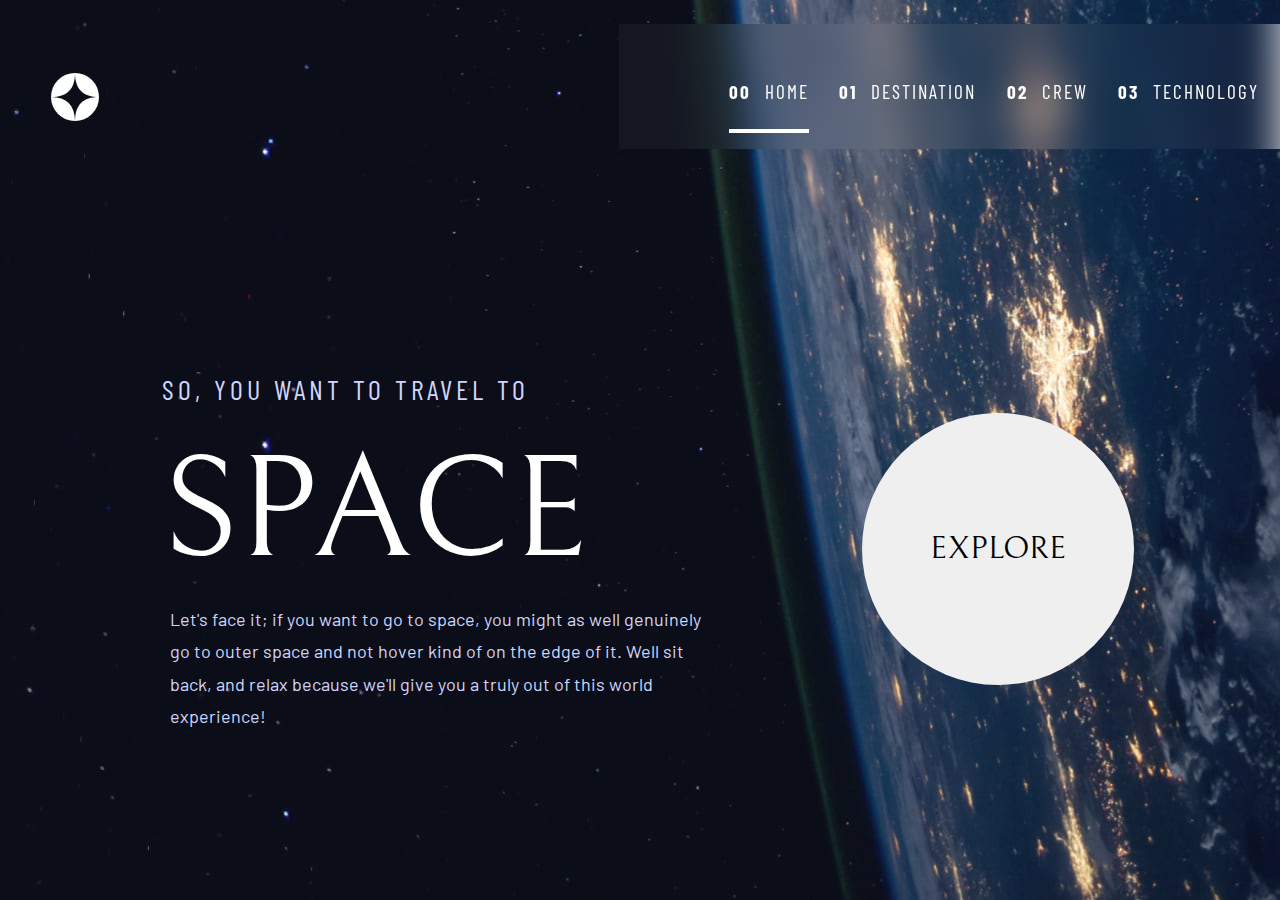
<file: starter-code/index.html>
<!DOCTYPE html>
<html lang="en">

<head>
  <meta charset="UTF-8">
  <meta name="viewport" content="width=device-width, initial-scale=1.0">
  <link rel="stylesheet" href="CSS/styles.css">
  <link rel="preconnect" href="https://fonts.googleapis.com">
  <link rel="preconnect" href="https://fonts.gstatic.com" crossorigin>
  <link rel="preconnect" href="https://fonts.googleapis.com">
  <link rel="preconnect" href="https://fonts.gstatic.com" crossorigin>
  <link rel="preconnect" href="https://fonts.googleapis.com">
  <link rel="preconnect" href="https://fonts.gstatic.com" crossorigin>
  <link
    href="https://fonts.googleapis.com/css2?family=Barlow+Condensed:ital,wght@0,100;0,200;0,300;0,400;0,500;0,600;0,700;0,800;0,900;1,100;1,200;1,300;1,400;1,500;1,600;1,700;1,800;1,900&family=Barlow:ital,wght@0,100;0,200;0,300;0,400;0,500;0,600;0,700;0,800;0,900;1,100;1,200;1,300;1,400;1,500;1,600;1,700;1,800;1,900&family=Bellefair&family=Noto+Sans:ital,wght@0,100..900;1,100..900&display=swap"
    rel="stylesheet">
  <title>Space tourism website</title>
</head>

<body class="index-body">
  <header class="header">
    <nav class="nav">
      <div class="nav_logo">
        <picture>
          <a href="index.html"><img src="assets/shared/logo.svg" alt="logo"></a>
        </picture>
      </div>
      <div class="nav_dropdown">
        <div class="mobile_menu" id="mobileMenu">
          <button id="closeMenu" class="close_btn">
            <img src="assets/shared/icon-close.svg" alt="close">
          </button>
          <ul class="mobile_menu_links">
            <li class="list"><a href="index.html" class="active"><span>00</span> Home</a></li>
            <li class="list"><a href="destination-moon.html"><span>01</span> Destination</a></li>
            <li class="list"><a href="crew-commander.html"><span>02</span> Crew</a></li>
            <li class="list"><a href="technology-vehicle.html"><span>03</span> Technology</a></li>
          </ul>
        </div>

        <button class="nav_dropdown_btn">
          <img src="assets/shared/icon-hamburger.svg" alt="dropdown">
        </button>
      </div>
    </nav>
  </header>

  <div class="index_info_principal">
    <div class="index_titulo">
      <h5 class="index_h5">So, You Want To Travel To</h5>
      <h1 class="index_h1">Space</h1>
      <div class="index_p">
      <p>Let's face it; if you want to go to space, you might as well genuinely go to outer space and not hover kind of
        on the edge of it. Well sit back, and relax because we'll give you a truly out of this world experience!</p>
    </div>
    </div>
    <a href="destination-moon.html"><button class="explore_btn">Explore</button></a>
  </div>
</body>

<script src="JS/app.js"></script>

</html>
</file>
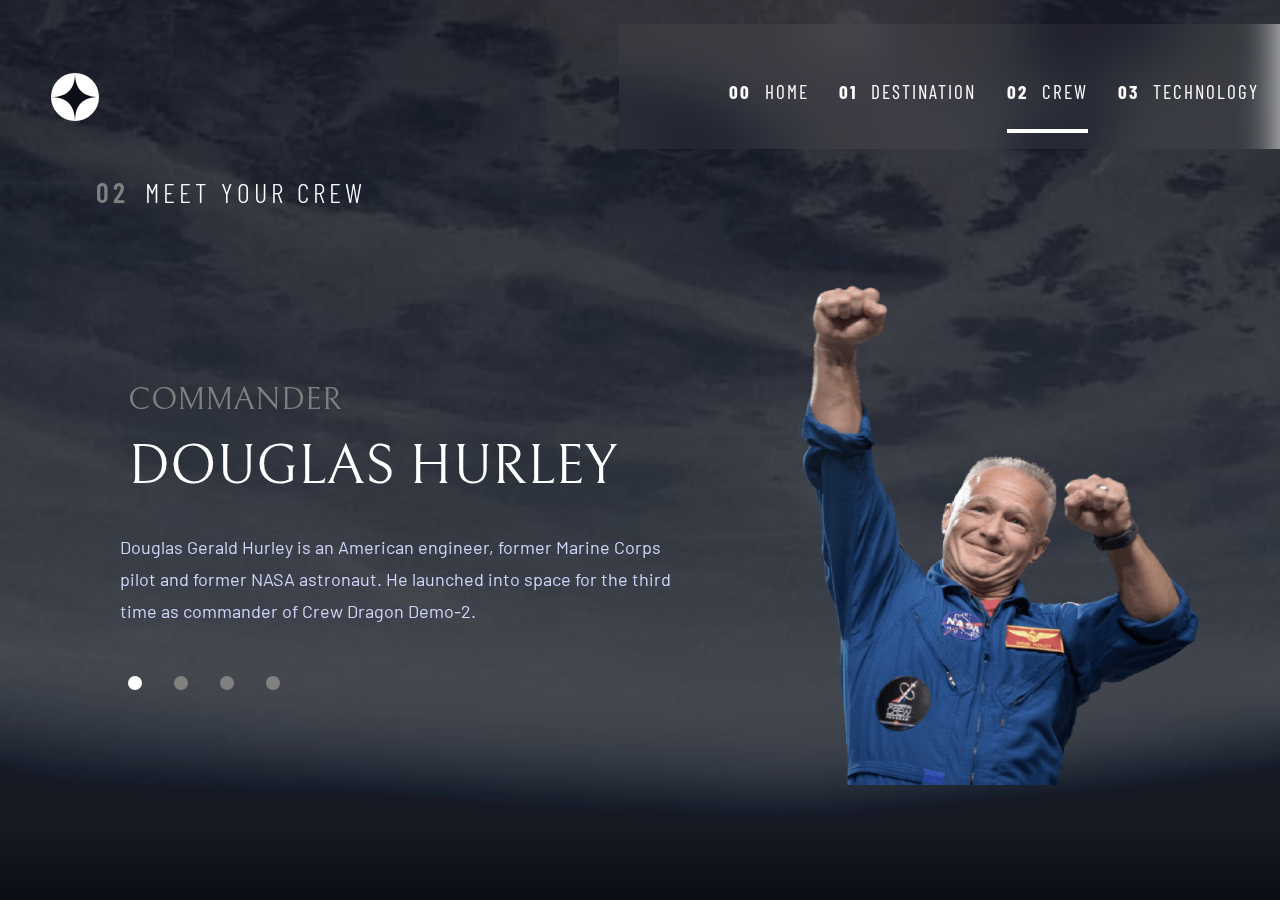
<file: starter-code/crew-commander.html>
<!DOCTYPE html>
<html lang="en">

<head>
  <meta charset="UTF-8">
  <meta name="viewport" content="width=device-width, initial-scale=1.0">
  <link rel="stylesheet" href="CSS/styles.css">
  <link rel="preconnect" href="https://fonts.googleapis.com">
  <link rel="preconnect" href="https://fonts.gstatic.com" crossorigin>
  <link rel="preconnect" href="https://fonts.googleapis.com">
  <link rel="preconnect" href="https://fonts.gstatic.com" crossorigin>
  <link rel="preconnect" href="https://fonts.googleapis.com">
  <link rel="preconnect" href="https://fonts.gstatic.com" crossorigin>
  <link
    href="https://fonts.googleapis.com/css2?family=Barlow+Condensed:ital,wght@0,100;0,200;0,300;0,400;0,500;0,600;0,700;0,800;0,900;1,100;1,200;1,300;1,400;1,500;1,600;1,700;1,800;1,900&family=Barlow:ital,wght@0,100;0,200;0,300;0,400;0,500;0,600;0,700;0,800;0,900;1,100;1,200;1,300;1,400;1,500;1,600;1,700;1,800;1,900&family=Bellefair&family=Noto+Sans:ital,wght@0,100..900;1,100..900&display=swap"
    rel="stylesheet">
  <title>Space tourism website</title>
</head>

<body class="crew-body">
  <div class="crew-body-bg"></div>
  <header class="header">
    <nav class="nav">
      <div class="nav_logo">
        <picture>
          <a href="index.html"><img src="assets/shared/logo.svg" alt="logo"></a>
        </picture>
      </div>

      <div class="nav_dropdown">
        <div class="mobile_menu" id="mobileMenu">
          <button id="closeMenu" class="close_btn">
            <img src="assets/shared/icon-close.svg" alt="close">
          </button>
          <ul class="mobile_menu_links">
            <li><a href="index.html"><span>00</span> Home</a></li>
            <li><a href="destination-moon.html"><span>01</span> Destination</a></li>
            <li><a href="crew-commander.html" class="active"><span>02</span> Crew</a></li>
            <li><a href="technology-vehicle.html"><span>03</span> Technology</a></li>
          </ul>
        </div>

        <button class="nav_dropdown_btn">
          <img src="assets/shared/icon-hamburger.svg" alt="dropdown">
        </button>
      </div>
    </nav>
  </header>

  <div class="crew_info_principal">
    <div class="crew_titulo">
      <div class="crew_titulo_num">
        <h3 class="crew_h3">02</h3>
      </div>
      <div class="crew_titulo_text">
        <h3 class="crew_h3 white">Meet Your Crew</h3>
      </div>
    </div>

    <div class="crew_info">
      <div class="member_desc">
        <h2 class="grey h2_crew">Commander</h2>
        <h1 class="white h1_crew">Douglas Hurley</h1>
        <p class="crew_p">Douglas Gerald Hurley is an American engineer, former Marine Corps pilot and former NASA
          astronaut. He launched
          into space for the third time as commander of Crew Dragon Demo-2.</p>
        <nav class="crew_nav">
          <a href="#" class="crew_active"></a>
          <a href="crew-specialist.html"></a>
          <a href="crew-pilot.html"></a>
          <a href="crew-engineer.html"></a>
        </nav>
      </div>
      <div class="member_img">
        <picture class="center">
          <img src="assets/crew/image-douglas-hurley.png" alt="doug">
        </picture>
      </div>
    </div>
  </div>
  <div class="bottom-fade"></div>

</body>
<script src="JS/app.js"></script>

</html>
</file>
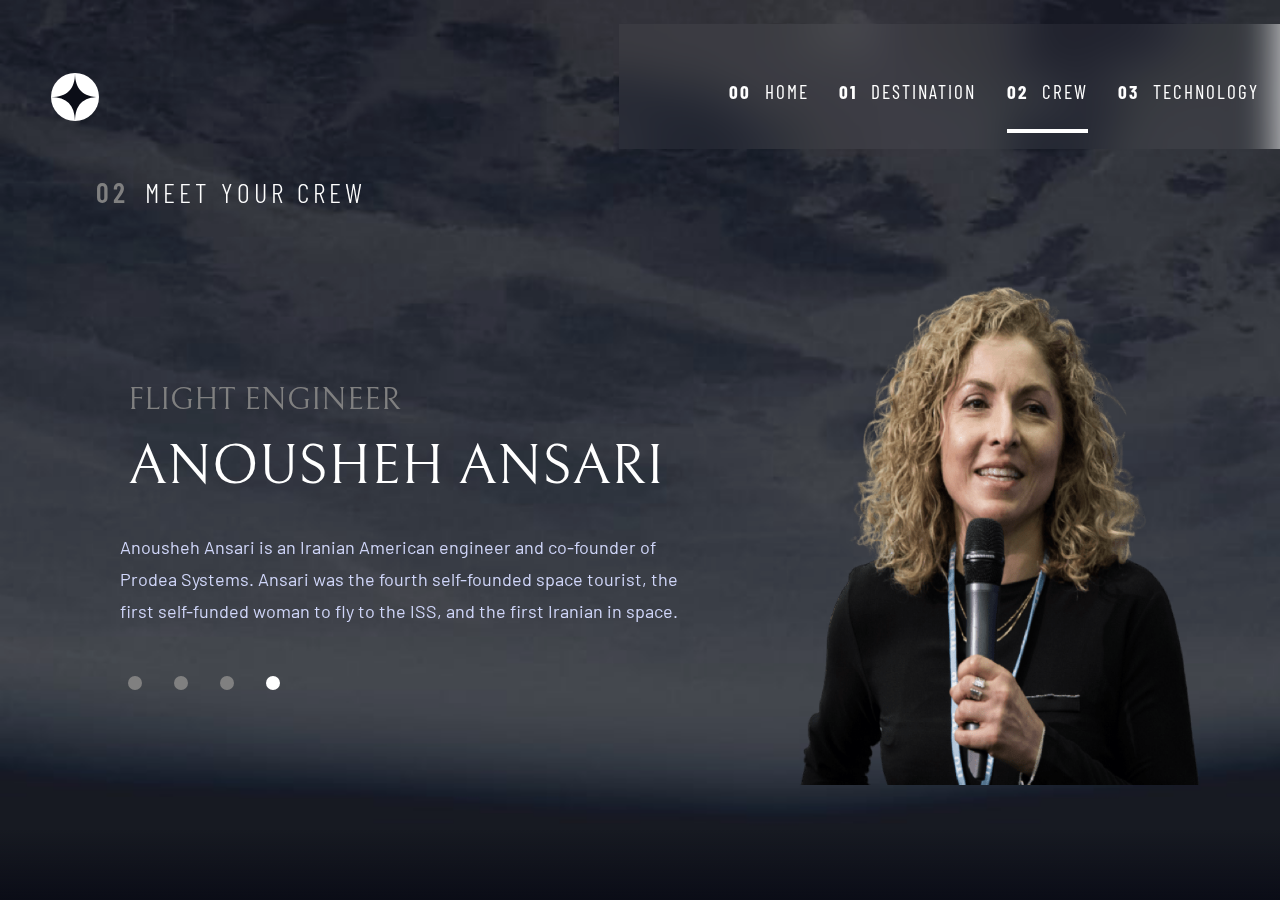
<file: starter-code/crew-engineer.html>
<!DOCTYPE html>
<html lang="en">

<head>
  <meta charset="UTF-8">
  <meta name="viewport" content="width=device-width, initial-scale=1.0">
  <link rel="stylesheet" href="CSS/styles.css">
  <link rel="preconnect" href="https://fonts.googleapis.com">
  <link rel="preconnect" href="https://fonts.gstatic.com" crossorigin>
  <link rel="preconnect" href="https://fonts.googleapis.com">
  <link rel="preconnect" href="https://fonts.gstatic.com" crossorigin>
  <link rel="preconnect" href="https://fonts.googleapis.com">
  <link rel="preconnect" href="https://fonts.gstatic.com" crossorigin>
  <link
    href="https://fonts.googleapis.com/css2?family=Barlow+Condensed:ital,wght@0,100;0,200;0,300;0,400;0,500;0,600;0,700;0,800;0,900;1,100;1,200;1,300;1,400;1,500;1,600;1,700;1,800;1,900&family=Barlow:ital,wght@0,100;0,200;0,300;0,400;0,500;0,600;0,700;0,800;0,900;1,100;1,200;1,300;1,400;1,500;1,600;1,700;1,800;1,900&family=Bellefair&family=Noto+Sans:ital,wght@0,100..900;1,100..900&display=swap"
    rel="stylesheet">
  <title>Space tourism website</title>
</head>

<body class="crew-body">
  <div class="crew-body-bg"></div>
  <header class="header">
    <nav class="nav">
      <div class="nav_logo">
        <picture>
          <a href="index.html"><img src="assets/shared/logo.svg" alt="logo"></a>
        </picture>
      </div>

      <div class="nav_dropdown">
        <div class="mobile_menu" id="mobileMenu">
          <button id="closeMenu" class="close_btn">
            <img src="assets/shared/icon-close.svg" alt="close">
          </button>
          <ul class="mobile_menu_links">
            <li><a href="index.html"><span>00</span> Home</a></li>
            <li><a href="destination-moon.html"><span>01</span> Destination</a></li>
            <li><a href="crew-commander.html" class="active"><span>02</span> Crew</a></li>
            <li><a href="technology-vehicle.html"><span>03</span> Technology</a></li>
          </ul>
        </div>

        <button class="nav_dropdown_btn">
          <img src="assets/shared/icon-hamburger.svg" alt="dropdown">
        </button>
      </div>
    </nav>
  </header>

  <div class="crew_info_principal">
    <div class="crew_titulo">
      <div class="crew_titulo_num">
        <h3 class="crew_h3">02</h3>
      </div>
      <div class="crew_titulo_text">
        <h3 class="crew_h3 white">Meet Your Crew</h3>
      </div>
    </div>

    <div class="crew_info">
      <div class="member_desc">
        <h2 class="grey h2_crew">Flight Engineer</h2>
        <h1 class="white h1_crew">Anousheh Ansari</h1>
        <p class="crew_p">Anousheh Ansari is an Iranian American engineer and co-founder of Prodea Systems. Ansari was
          the fourth self-founded space tourist, the first self-funded woman to fly to the ISS, and the first Iranian in
          space.</p>
        <nav class="crew_nav">
          <a href="crew-commander.html"></a>
          <a href="crew-specialist.html"></a>
          <a href="crew-pilot.html"></a>
          <a href="crew-engineer.html" class="crew_active"></a>
        </nav>
      </div>
      <div class="member_img">
        <picture class="center">
          <img src="assets/crew/image-anousheh-ansari.png" alt="Anousheh">
        </picture>
      </div>
    </div>
  </div>
  <div class="bottom-fade"></div>

</body>
<script src="JS/app.js"></script>

</html>
</file>
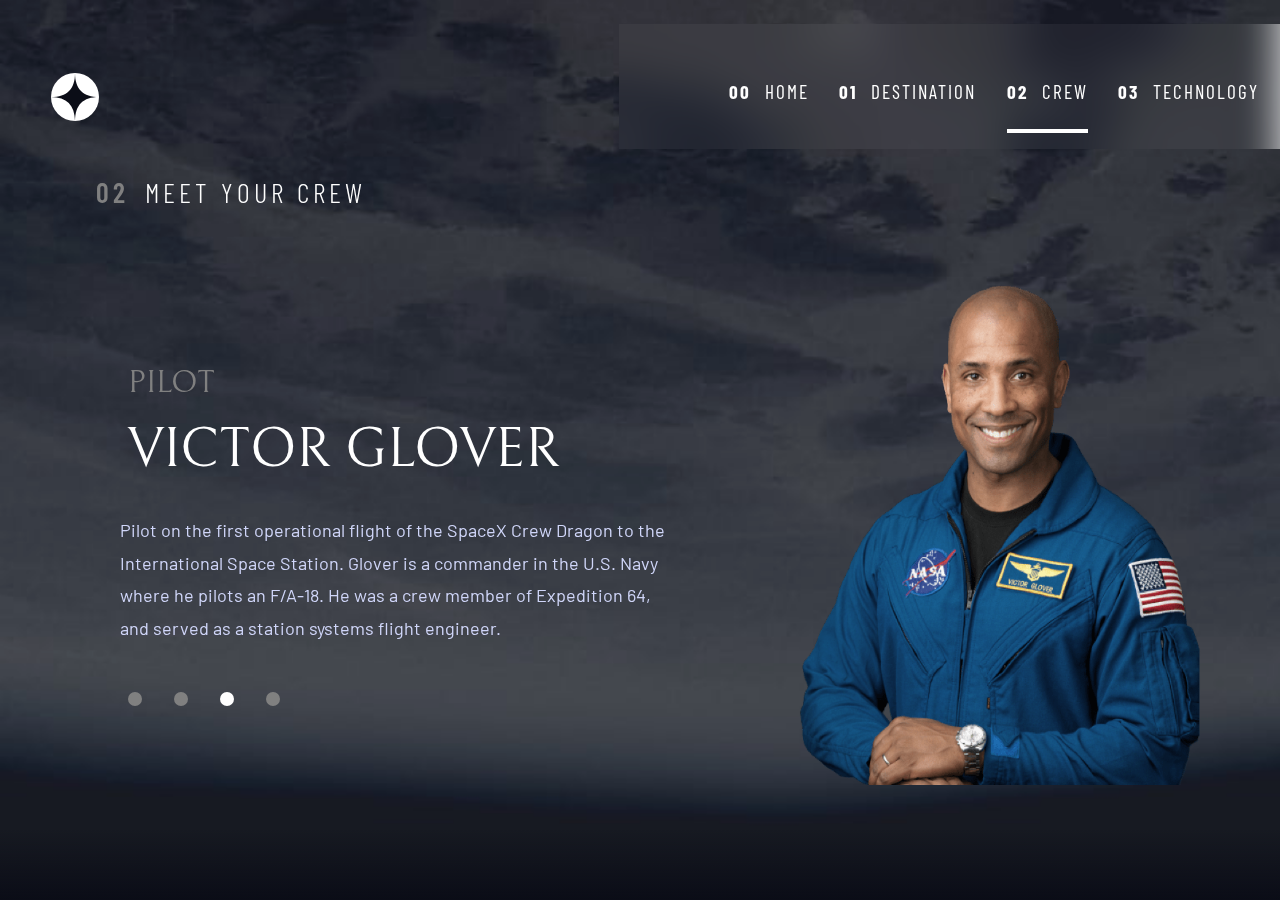
<file: starter-code/crew-pilot.html>
<!DOCTYPE html>
<html lang="en">

<head>
  <meta charset="UTF-8">
  <meta name="viewport" content="width=device-width, initial-scale=1.0">
  <link rel="stylesheet" href="CSS/styles.css">
  <link rel="preconnect" href="https://fonts.googleapis.com">
  <link rel="preconnect" href="https://fonts.gstatic.com" crossorigin>
  <link rel="preconnect" href="https://fonts.googleapis.com">
  <link rel="preconnect" href="https://fonts.gstatic.com" crossorigin>
  <link rel="preconnect" href="https://fonts.googleapis.com">
  <link rel="preconnect" href="https://fonts.gstatic.com" crossorigin>
  <link
    href="https://fonts.googleapis.com/css2?family=Barlow+Condensed:ital,wght@0,100;0,200;0,300;0,400;0,500;0,600;0,700;0,800;0,900;1,100;1,200;1,300;1,400;1,500;1,600;1,700;1,800;1,900&family=Barlow:ital,wght@0,100;0,200;0,300;0,400;0,500;0,600;0,700;0,800;0,900;1,100;1,200;1,300;1,400;1,500;1,600;1,700;1,800;1,900&family=Bellefair&family=Noto+Sans:ital,wght@0,100..900;1,100..900&display=swap"
    rel="stylesheet">
  <title>Space tourism website</title>
</head>

<body class="crew-body">
  <div class="crew-body-bg"></div>
  <header class="header">
    <nav class="nav">
      <div class="nav_logo">
        <picture>
          <a href="index.html"><img src="assets/shared/logo.svg" alt="logo"></a>
        </picture>
      </div>

      <div class="nav_dropdown">
        <div class="mobile_menu" id="mobileMenu">
          <button id="closeMenu" class="close_btn">
            <img src="assets/shared/icon-close.svg" alt="close">
          </button>
          <ul class="mobile_menu_links">
            <li><a href="index.html"><span>00</span> Home</a></li>
            <li><a href="destination-moon.html"><span>01</span> Destination</a></li>
            <li><a href="crew-commander.html" class="active"><span>02</span> Crew</a></li>
            <li><a href="technology-vehicle.html"><span>03</span> Technology</a></li>
          </ul>
        </div>

        <button class="nav_dropdown_btn">
          <img src="assets/shared/icon-hamburger.svg" alt="dropdown">
        </button>
      </div>
    </nav>
  </header>

  <div class="crew_info_principal">
    <div class="crew_titulo">
      <div class="crew_titulo_num">
        <h3 class="crew_h3">02</h3>
      </div>
      <div class="crew_titulo_text">
        <h3 class="crew_h3 white">Meet Your Crew</h3>
      </div>
    </div>

    <div class="crew_info">
      <div class="member_desc">
        <h2 class="grey h2_crew">Pilot</h2>
        <h1 class="white h1_crew">Victor Glover</h1>
        <p class="crew_p">Pilot on the first operational flight of the SpaceX Crew Dragon to the International Space
          Station. Glover is a commander in the U.S. Navy where he pilots an F/A-18. He was a crew member of Expedition
          64, and served as a station systems flight engineer.</p>
        <nav class="crew_nav">
          <a href="crew-commander.html"></a>
          <a href="crew-specialist.html"></a>
          <a href="crew-pilot.html" class="crew_active"></a>
          <a href="crew-engineer.html"></a>
        </nav>
      </div>
      <div class="member_img">
        <picture class="center">
          <img src="assets/crew/image-victor-glover.png" alt="Victor">
        </picture>
      </div>
    </div>
  </div>
  <div class="bottom-fade"></div>

</body>
<script src="JS/app.js"></script>

</html>
</file>
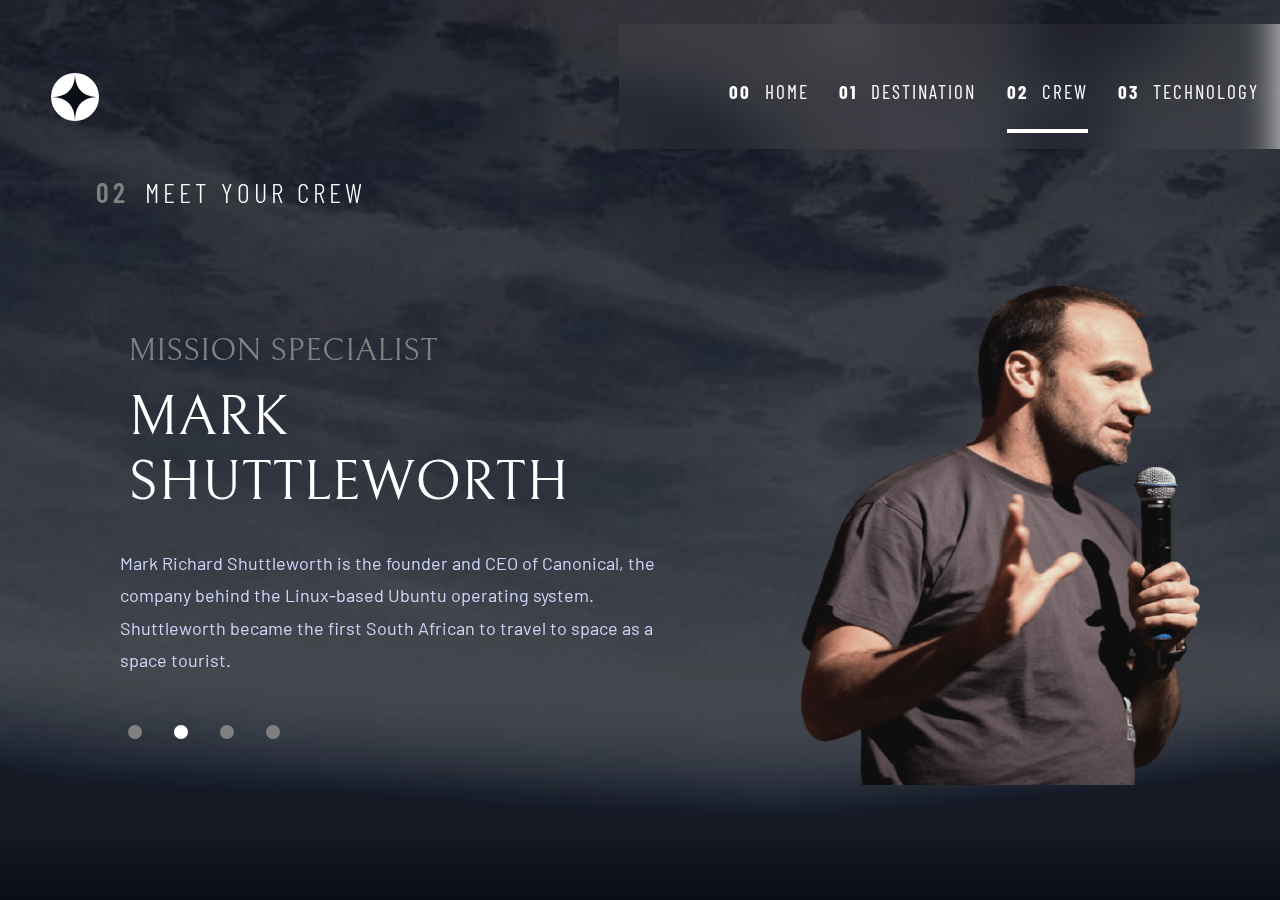
<file: starter-code/crew-specialist.html>
<!DOCTYPE html>
<html lang="en">

<head>
  <meta charset="UTF-8">
  <meta name="viewport" content="width=device-width, initial-scale=1.0">
  <link rel="stylesheet" href="CSS/styles.css">
  <link rel="preconnect" href="https://fonts.googleapis.com">
  <link rel="preconnect" href="https://fonts.gstatic.com" crossorigin>
  <link rel="preconnect" href="https://fonts.googleapis.com">
  <link rel="preconnect" href="https://fonts.gstatic.com" crossorigin>
  <link rel="preconnect" href="https://fonts.googleapis.com">
  <link rel="preconnect" href="https://fonts.gstatic.com" crossorigin>
  <link
    href="https://fonts.googleapis.com/css2?family=Barlow+Condensed:ital,wght@0,100;0,200;0,300;0,400;0,500;0,600;0,700;0,800;0,900;1,100;1,200;1,300;1,400;1,500;1,600;1,700;1,800;1,900&family=Barlow:ital,wght@0,100;0,200;0,300;0,400;0,500;0,600;0,700;0,800;0,900;1,100;1,200;1,300;1,400;1,500;1,600;1,700;1,800;1,900&family=Bellefair&family=Noto+Sans:ital,wght@0,100..900;1,100..900&display=swap"
    rel="stylesheet">
  <title>Space tourism website</title>
</head>

<body class="crew-body">
  <div class="crew-body-bg"></div>
  <header class="header">
    <nav class="nav">
      <div class="nav_logo">
        <picture>
          <a href="index.html"><img src="assets/shared/logo.svg" alt="logo"></a>
        </picture>
      </div>

      <div class="nav_dropdown">
        <div class="mobile_menu" id="mobileMenu">
          <button id="closeMenu" class="close_btn">
            <img src="assets/shared/icon-close.svg" alt="close">
          </button>
          <ul class="mobile_menu_links">
            <li><a href="index.html"><span>00</span> Home</a></li>
            <li><a href="destination-moon.html"><span>01</span> Destination</a></li>
            <li><a href="crew-commander.html" class="active"><span>02</span> Crew</a></li>
            <li><a href="technology-vehicle.html"><span>03</span> Technology</a></li>
          </ul>
        </div>

        <button class="nav_dropdown_btn">
          <img src="assets/shared/icon-hamburger.svg" alt="dropdown">
        </button>
      </div>
    </nav>
  </header>

  <div class="crew_info_principal">
    <div class="crew_titulo">
      <div class="crew_titulo_num">
        <h3 class="crew_h3">02</h3>
      </div>
      <div class="crew_titulo_text">
        <h3 class="crew_h3 white">Meet Your Crew</h3>
      </div>
    </div>

    <div class="crew_info">
      <div class="member_desc">
        <h2 class="grey h2_crew">Mission Specialist</h2>
        <h1 class="white h1_crew">Mark<span class="desktop_break"><br> Shuttleworth</span></h1>
        <p class="crew_p">Mark Richard Shuttleworth is the founder and CEO of Canonical, the company behind the
          Linux-based Ubuntu operating system. Shuttleworth became the first South African to travel to space as a space
          tourist.</p>
        <nav class="crew_nav">
          <a href="crew-commander.html"></a>
          <a href="crew-specialist.html" class="crew_active"></a>
          <a href="crew-pilot.html"></a>
          <a href="crew-engineer.html"></a>
        </nav>
      </div>
      <div class="member_img">
        <picture class="center">
          <img src="assets/crew/image-mark-shuttleworth.png" alt="mark">
        </picture>
      </div>
    </div>
  </div>
  <div class="bottom-fade"></div>

</body>
<script src="JS/app.js"></script>

</html>
</file>
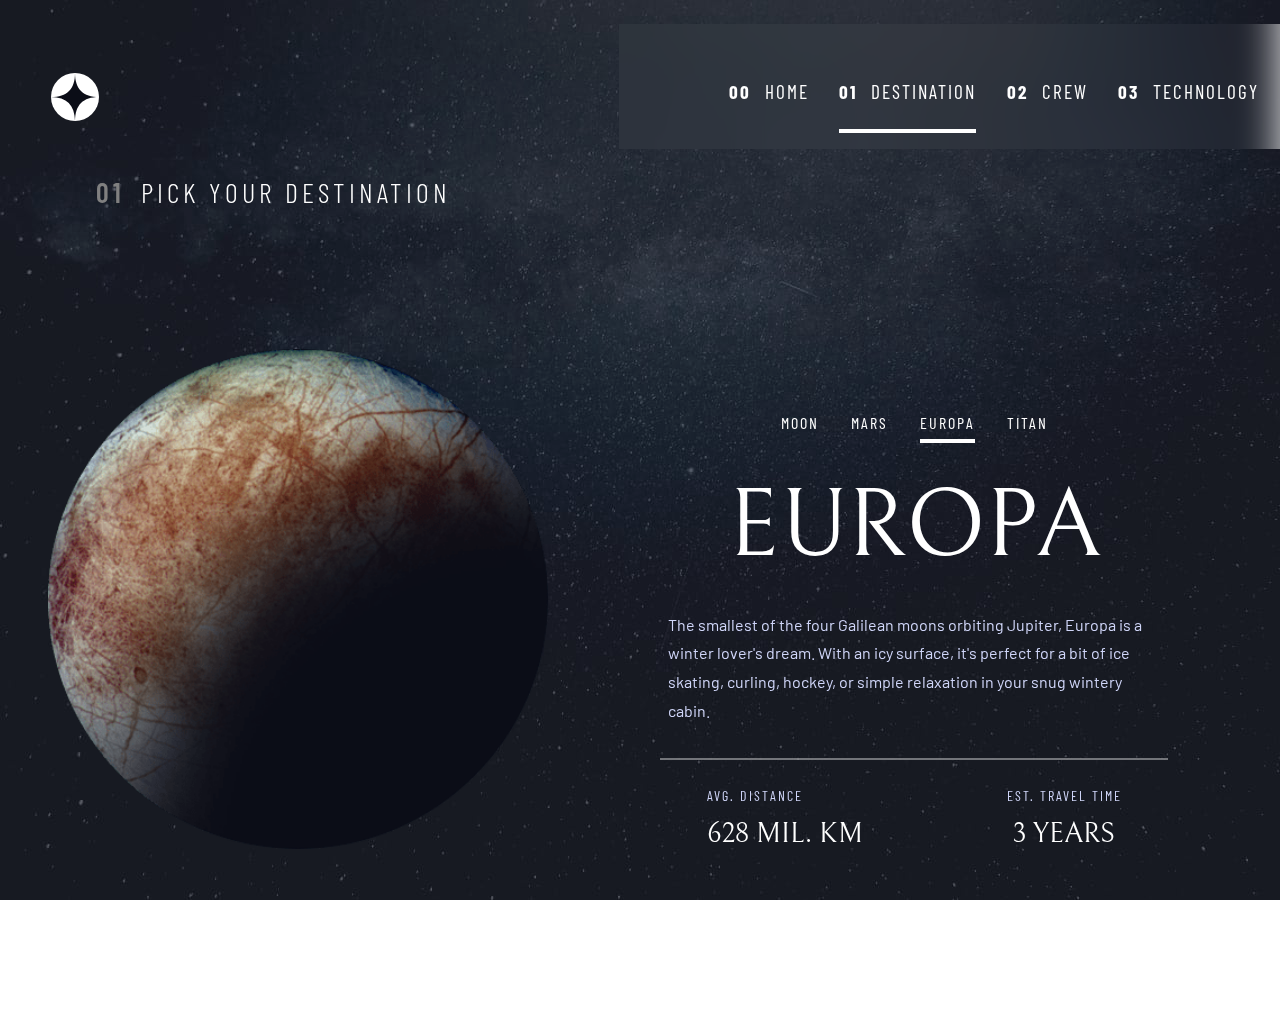
<file: starter-code/destination-europa.html>
<!DOCTYPE html>
<html lang="en">

<head>
  <meta charset="UTF-8">
  <meta name="viewport" content="width=device-width, initial-scale=1.0">
  <link rel="stylesheet" href="CSS/styles.css">
  <link rel="preconnect" href="https://fonts.googleapis.com">
  <link rel="preconnect" href="https://fonts.gstatic.com" crossorigin>
  <link rel="preconnect" href="https://fonts.googleapis.com">
  <link rel="preconnect" href="https://fonts.gstatic.com" crossorigin>
  <link rel="preconnect" href="https://fonts.googleapis.com">
  <link rel="preconnect" href="https://fonts.gstatic.com" crossorigin>
  <link
    href="https://fonts.googleapis.com/css2?family=Barlow+Condensed:ital,wght@0,100;0,200;0,300;0,400;0,500;0,600;0,700;0,800;0,900;1,100;1,200;1,300;1,400;1,500;1,600;1,700;1,800;1,900&family=Barlow:ital,wght@0,100;0,200;0,300;0,400;0,500;0,600;0,700;0,800;0,900;1,100;1,200;1,300;1,400;1,500;1,600;1,700;1,800;1,900&family=Bellefair&family=Noto+Sans:ital,wght@0,100..900;1,100..900&display=swap"
    rel="stylesheet">
  <title>Space tourism website</title>
</head>

<body class="planet-body">
  <div class="planet-body-bg"></div>
  <header class="header">
    <nav class="nav">
      <div class="nav_logo">
        <picture>
          <a href="index.html"><img src="assets/shared/logo.svg" alt="logo"></a>
        </picture>
      </div>

      <div class="nav_dropdown">
        <div class="mobile_menu" id="mobileMenu">
          <button id="closeMenu" class="close_btn">
            <img src="assets/shared/icon-close.svg" alt="close">
          </button>
          <ul class="mobile_menu_links">
            <li><a href="index.html"><span>00</span> Home</a></li>
            <li><a href="destination-moon.html" class="active"><span>01</span> Destination</a></li>
            <li><a href="crew-commander.html"><span>02</span> Crew</a></li>
            <li><a href="technology-vehicle.html"><span>03</span> Technology</a></li>
          </ul>
        </div>

        <button class="nav_dropdown_btn">
          <img src="assets/shared/icon-hamburger.svg" alt="dropdown">
        </button>
      </div>
    </nav>
  </header>

  <div class="planet_info_principal">
    <div class="planet_titulo">
      <div class="planet_titulo_num">
        <h3 class="planet_h3">01</h3>
      </div>
      <div class="planet_titulo_text">
        <h3 class="planet_h3 white">Pick Your Destination</h3>
      </div>
    </div>
    <div class="planet_info">
      <div class="planet_img">
        <img src="assets/destination/image-europa.png" alt="Europa">
      </div>

      <div class="planet_desc">
        <nav class="planet_nav_menu">
          <a href="destination-moon.html">Moon</a>
          <a href="destination-mars.html">Mars</a>
          <a href="destination-europa.html" class="active">Europa</a>
          <a href="destination-titan.html">Titan</a>
        </nav>
        <h1 class="planet_h1">Europa</h1>
        <p class="planet_p">The smallest of the four Galilean moons orbiting Jupiter, Europa is a winter lover's dream.
          With an icy surface, it's perfect for a bit of ice skating, curling, hockey, or simple relaxation in your snug
          wintery cabin.
        </p>
        <div class="line"></div>
        <div class="planet_stats">
          <div class="planet_distance">
            <h3 class="distance_h3">Avg. Distance</h3>
            <h2 class="white distance_h2">628 Mil. Km</h2>
          </div>
          <div class="planet_travel_time">
            <h3 class="distance_h3">Est. Travel Time</h3>
            <h2 class="white distance_h2">3 Years</h2>
          </div>
        </div>
      </div>



    </div>
  </div>
</body>
<script src="JS/app.js"></script>

</html>
</file>
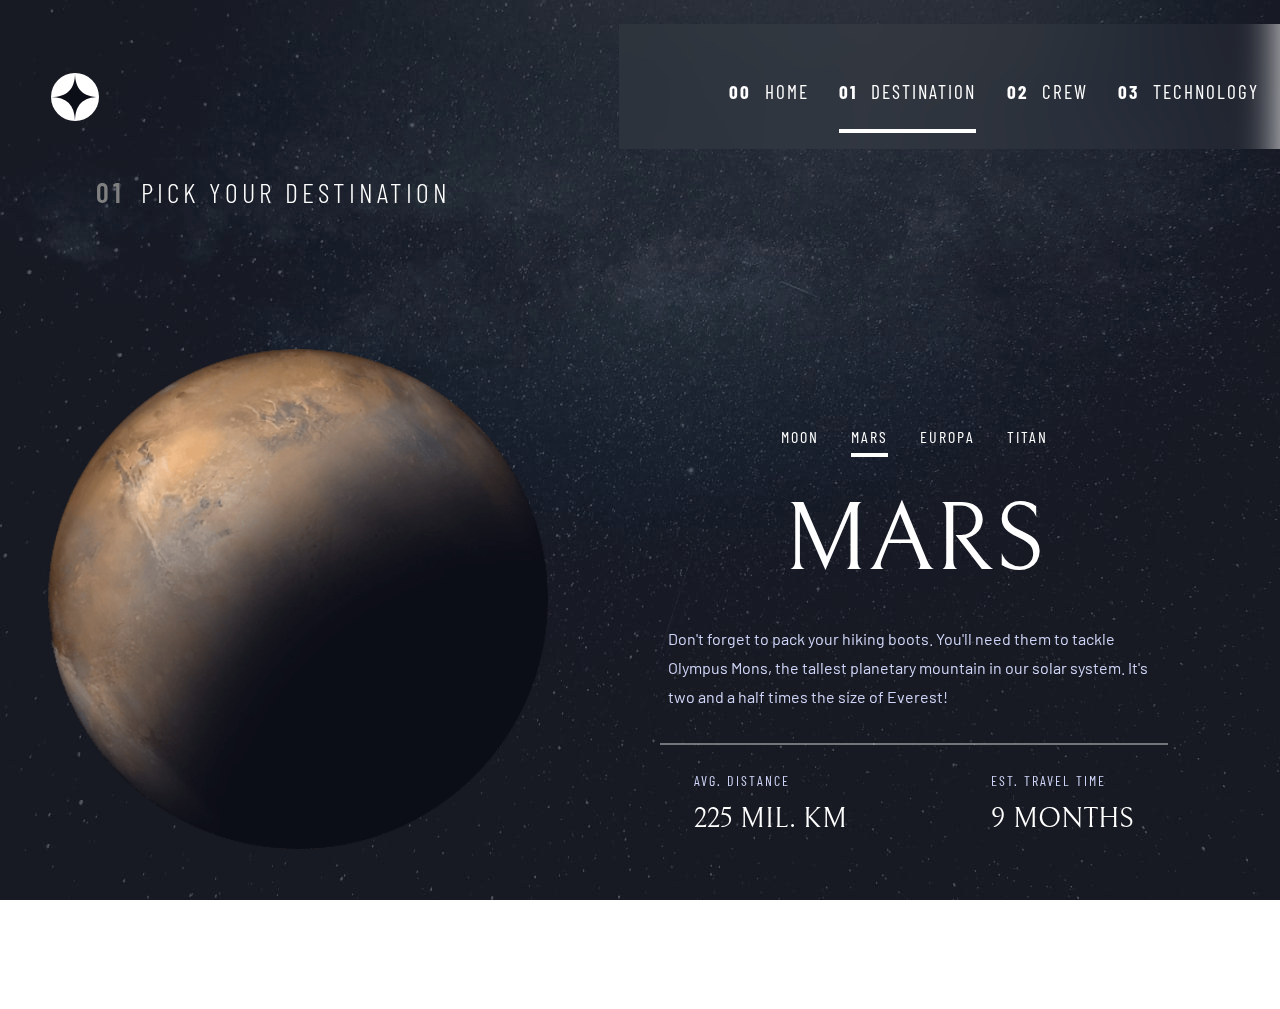
<file: starter-code/destination-mars.html>
<!DOCTYPE html>
<html lang="en">

<head>
  <meta charset="UTF-8">
  <meta name="viewport" content="width=device-width, initial-scale=1.0">
  <link rel="stylesheet" href="CSS/styles.css">
  <link rel="preconnect" href="https://fonts.googleapis.com">
  <link rel="preconnect" href="https://fonts.gstatic.com" crossorigin>
  <link rel="preconnect" href="https://fonts.googleapis.com">
  <link rel="preconnect" href="https://fonts.gstatic.com" crossorigin>
  <link rel="preconnect" href="https://fonts.googleapis.com">
  <link rel="preconnect" href="https://fonts.gstatic.com" crossorigin>
  <link
    href="https://fonts.googleapis.com/css2?family=Barlow+Condensed:ital,wght@0,100;0,200;0,300;0,400;0,500;0,600;0,700;0,800;0,900;1,100;1,200;1,300;1,400;1,500;1,600;1,700;1,800;1,900&family=Barlow:ital,wght@0,100;0,200;0,300;0,400;0,500;0,600;0,700;0,800;0,900;1,100;1,200;1,300;1,400;1,500;1,600;1,700;1,800;1,900&family=Bellefair&family=Noto+Sans:ital,wght@0,100..900;1,100..900&display=swap"
    rel="stylesheet">
  <title>Space tourism website</title>
</head>

<body class="planet-body">
  <div class="planet-body-bg"></div>
  <header class="header">
    <nav class="nav">
      <div class="nav_logo">
        <picture>
          <a href="index.html"><img src="assets/shared/logo.svg" alt="logo"></a>
        </picture>
      </div>

      <div class="nav_dropdown">
        <div class="mobile_menu" id="mobileMenu">
          <button id="closeMenu" class="close_btn">
            <img src="assets/shared/icon-close.svg" alt="close">
          </button>
          <ul class="mobile_menu_links">
            <li><a href="index.html"><span>00</span> Home</a></li>
            <li><a href="destination-moon.html" class="active"><span>01</span> Destination</a></li>
            <li><a href="crew-commander.html"><span>02</span> Crew</a></li>
            <li><a href="technology-vehicle.html"><span>03</span> Technology</a></li>
          </ul>
        </div>

        <button class="nav_dropdown_btn">
          <img src="assets/shared/icon-hamburger.svg" alt="dropdown">
        </button>
      </div>
    </nav>
  </header>

  <div class="planet_info_principal">
    <div class="planet_titulo">
      <div class="planet_titulo_num">
        <h3 class="planet_h3">01</h3>
      </div>
      <div class="planet_titulo_text">
        <h3 class="planet_h3 white">Pick Your Destination</h3>
      </div>
    </div>
    <div class="planet_info">
      <div class="planet_img">
        <img src="assets/destination/image-mars.png" alt="Mars">
      </div>

      <div class="planet_desc">
        <nav class="planet_nav_menu">
          <a href="destination-moon.html">Moon</a>
          <a href="destination-mars.html" class="active">Mars</a>
          <a href="destination-europa.html">Europa</a>
          <a href="destination-titan.html">Titan</a>
        </nav>
        <h1 class="planet_h1">Mars</h1>
        <p class="planet_p">Don't forget to pack your hiking boots. You'll need them to tackle Olympus Mons, the tallest
          planetary mountain in our solar system. It's two and a half times the size of Everest!
        </p>
        <div class="line"></div>
        <div class="planet_stats">
          <div class="planet_distance">
            <h3 class="distance_h3">Avg. Distance</h3>
            <h2 class="white distance_h2">225 Mil. Km</h2>
          </div>
          <div class="planet_travel_time">
            <h3 class="distance_h3">Est. Travel Time</h3>
            <h2 class="white distance_h2">9 Months</h2>
          </div>
        </div>
      </div>



    </div>
  </div>
</body>
<script src="JS/app.js"></script>

</html>
</file>
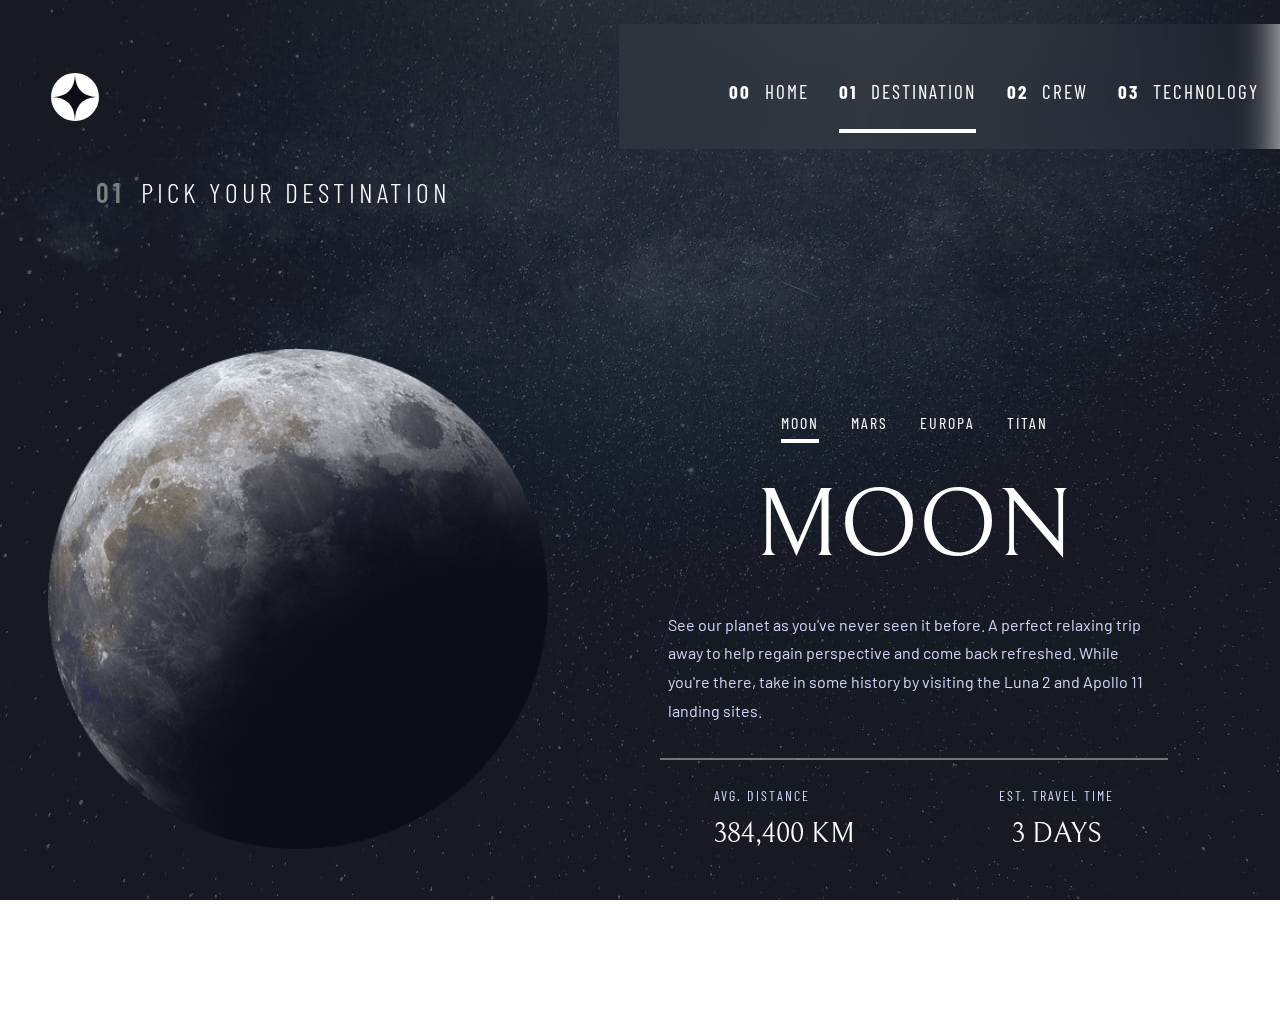
<file: starter-code/destination-moon.html>
<!DOCTYPE html>
<html lang="en">

<head>
  <meta charset="UTF-8">
  <meta name="viewport" content="width=device-width, initial-scale=1.0">
  <link rel="stylesheet" href="CSS/styles.css">
  <link rel="preconnect" href="https://fonts.googleapis.com">
  <link rel="preconnect" href="https://fonts.gstatic.com" crossorigin>
  <link rel="preconnect" href="https://fonts.googleapis.com">
  <link rel="preconnect" href="https://fonts.gstatic.com" crossorigin>
  <link rel="preconnect" href="https://fonts.googleapis.com">
  <link rel="preconnect" href="https://fonts.gstatic.com" crossorigin>
  <link
    href="https://fonts.googleapis.com/css2?family=Barlow+Condensed:ital,wght@0,100;0,200;0,300;0,400;0,500;0,600;0,700;0,800;0,900;1,100;1,200;1,300;1,400;1,500;1,600;1,700;1,800;1,900&family=Barlow:ital,wght@0,100;0,200;0,300;0,400;0,500;0,600;0,700;0,800;0,900;1,100;1,200;1,300;1,400;1,500;1,600;1,700;1,800;1,900&family=Bellefair&family=Noto+Sans:ital,wght@0,100..900;1,100..900&display=swap"
    rel="stylesheet">
  <title>Space tourism website</title>
</head>

<body class="planet-body">
  <div class="planet-body-bg"></div>
  <header class="header">
    <nav class="nav">
      <div class="nav_logo">
        <picture>
          <a href="index.html"><img src="assets/shared/logo.svg" alt="logo"></a>
        </picture>
      </div>

      <div class="nav_dropdown">
        <div class="mobile_menu" id="mobileMenu">
          <button id="closeMenu" class="close_btn">
            <img src="assets/shared/icon-close.svg" alt="close">
          </button>
          <ul class="mobile_menu_links">
            <li><a href="index.html"><span>00</span> Home</a></li>
            <li><a href="destination-moon.html" class="active"><span>01</span> Destination</a></li>
            <li><a href="crew-commander.html"><span>02</span> Crew</a></li>
            <li><a href="technology-vehicle.html"><span>03</span> Technology</a></li>
          </ul>
        </div>

        <button class="nav_dropdown_btn">
          <img src="assets/shared/icon-hamburger.svg" alt="dropdown">
        </button>
      </div>
    </nav>
  </header>

  <div class="planet_info_principal">
    <div class="planet_titulo">
      <div class="planet_titulo_num">
        <h3 class="planet_h3">01</h3>
      </div>
      <div class="planet_titulo_text">
        <h3 class="planet_h3 white">Pick Your Destination</h3>
      </div>
    </div>
    <div class="planet_info">
      <div class="planet_img">
        <img src="assets/destination/image-moon.png" alt="moon">
      </div>

      <div class="planet_desc">
        <nav class="planet_nav_menu">
          <a href="#" class="active">Moon</a>
          <a href="destination-mars.html">Mars</a>
          <a href="destination-europa.html">Europa</a>
          <a href="destination-titan.html">Titan</a>
        </nav>
        <h1 class="planet_h1">Moon</h1>
        <p class="planet_p">See our planet as you've never seen it before. A perfect relaxing trip away to help regain
          perspective and come
          back refreshed. While you're there, take in some history by visiting the Luna 2 and Apollo 11 landing sites.
        </p>
        <div class="line"></div>
        <div class="planet_stats">
          <div class="planet_distance">
            <h3 class="distance_h3">Avg. Distance</h3>
            <h2 class="white distance_h2">384,400 km</h2>
          </div>
          <div class="planet_travel_time">
            <h3 class="distance_h3">Est. Travel Time</h3>
            <h2 class="white distance_h2">3 Days</h2>
          </div>
        </div>
      </div>
      


    </div>
  </div>
</body>
<script src="JS/app.js"></script>

</html>
</file>
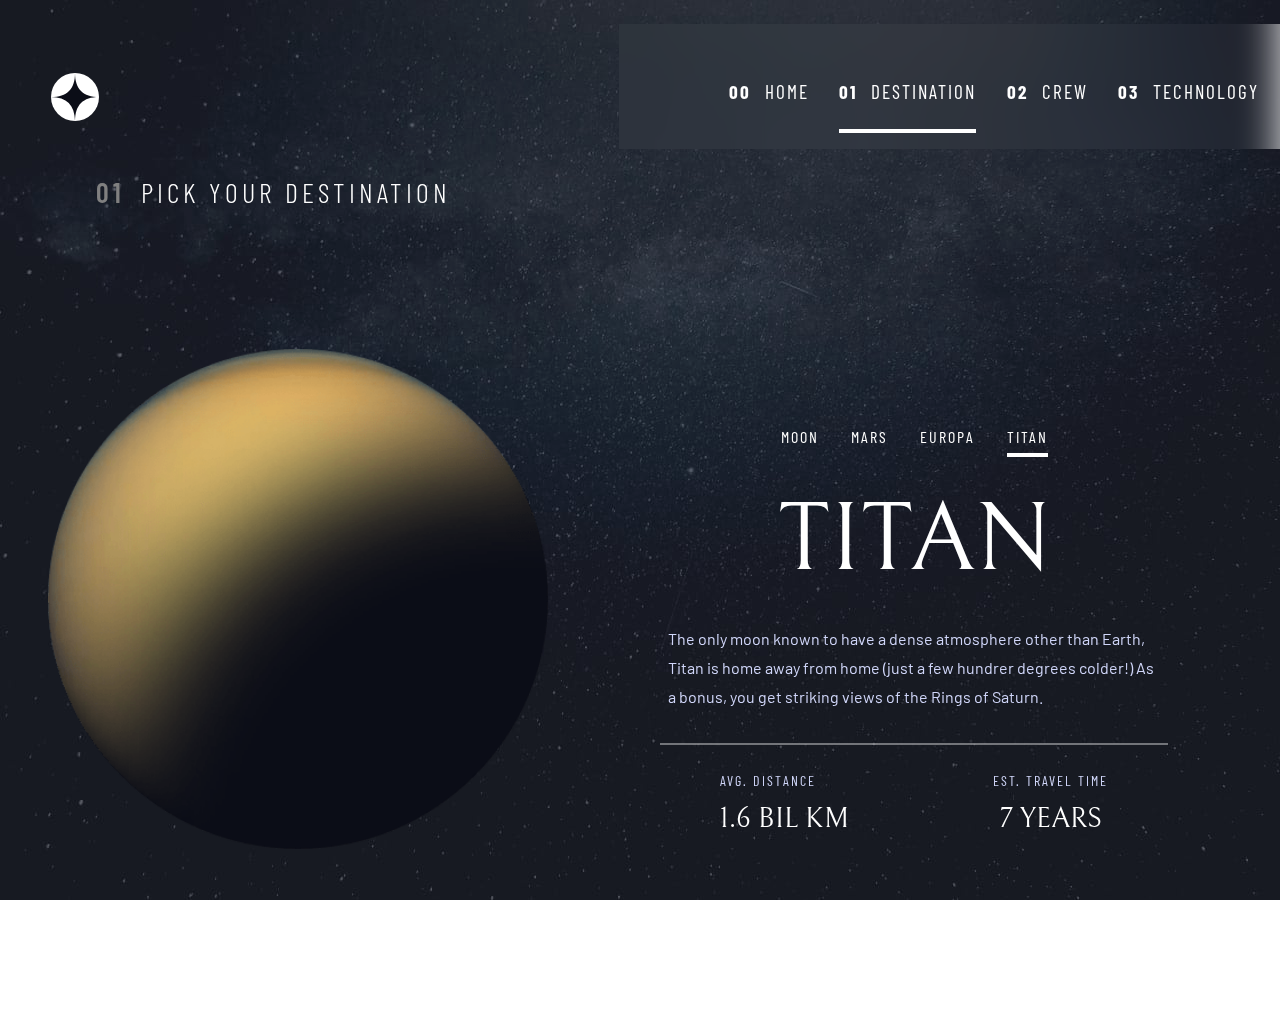
<file: starter-code/destination-titan.html>
<!DOCTYPE html>
<html lang="en">

<head>
  <meta charset="UTF-8">
  <meta name="viewport" content="width=device-width, initial-scale=1.0">
  <link rel="stylesheet" href="CSS/styles.css">
  <link rel="preconnect" href="https://fonts.googleapis.com">
  <link rel="preconnect" href="https://fonts.gstatic.com" crossorigin>
  <link rel="preconnect" href="https://fonts.googleapis.com">
  <link rel="preconnect" href="https://fonts.gstatic.com" crossorigin>
  <link rel="preconnect" href="https://fonts.googleapis.com">
  <link rel="preconnect" href="https://fonts.gstatic.com" crossorigin>
  <link
    href="https://fonts.googleapis.com/css2?family=Barlow+Condensed:ital,wght@0,100;0,200;0,300;0,400;0,500;0,600;0,700;0,800;0,900;1,100;1,200;1,300;1,400;1,500;1,600;1,700;1,800;1,900&family=Barlow:ital,wght@0,100;0,200;0,300;0,400;0,500;0,600;0,700;0,800;0,900;1,100;1,200;1,300;1,400;1,500;1,600;1,700;1,800;1,900&family=Bellefair&family=Noto+Sans:ital,wght@0,100..900;1,100..900&display=swap"
    rel="stylesheet">
  <title>Space tourism website</title>
</head>

<body class="planet-body">
  <div class="planet-body-bg"></div>
  <header class="header">
    <nav class="nav">
      <div class="nav_logo">
        <picture>
          <a href="index.html"><img src="assets/shared/logo.svg" alt="logo"></a>
        </picture>
      </div>

      <div class="nav_dropdown">
        <div class="mobile_menu" id="mobileMenu">
          <button id="closeMenu" class="close_btn">
            <img src="assets/shared/icon-close.svg" alt="close">
          </button>
          <ul class="mobile_menu_links">
            <li><a href="index.html"><span>00</span> Home</a></li>
            <li><a href="destination-moon.html" class="active"><span>01</span> Destination</a></li>
            <li><a href="crew-commander.html"><span>02</span> Crew</a></li>
            <li><a href="technology-vehicle.html"><span>03</span> Technology</a></li>
          </ul>
        </div>

        <button class="nav_dropdown_btn">
          <img src="assets/shared/icon-hamburger.svg" alt="dropdown">
        </button>
      </div>
    </nav>
  </header>

  <div class="planet_info_principal">
    <div class="planet_titulo">
      <div class="planet_titulo_num">
        <h3 class="planet_h3">01</h3>
      </div>
      <div class="planet_titulo_text">
        <h3 class="planet_h3 white">Pick Your Destination</h3>
      </div>
    </div>
    <div class="planet_info">
      <div class="planet_img">
        <img src="assets/destination/image-titan.png" alt="titan">
      </div>

      <div class="planet_desc">
        <nav class="planet_nav_menu">
          <a href="destination-moon.html">Moon</a>
          <a href="destination-mars.html">Mars</a>
          <a href="destination-europa.html">Europa</a>
          <a href="destination-titan.html" class="active">Titan</a>
        </nav>
        <h1 class="planet_h1">Titan</h1>
        <p class="planet_p">The only moon known to have a dense atmosphere other than Earth, Titan is home away from
          home (just a few hundrer degrees colder!) As a bonus, you get striking views of the Rings of Saturn.
        </p>
        <div class="line"></div>
        <div class="planet_stats">
          <div class="planet_distance">
            <h3 class="distance_h3">Avg. Distance</h3>
            <h2 class="white distance_h2">1.6 Bil Km</h2>
          </div>
          <div class="planet_travel_time">
            <h3 class="distance_h3">Est. Travel Time</h3>
            <h2 class="white distance_h2">7 Years</h2>
          </div>
        </div>
      </div>



    </div>
  </div>
</body>
<script src="JS/app.js"></script>

</html>
</file>
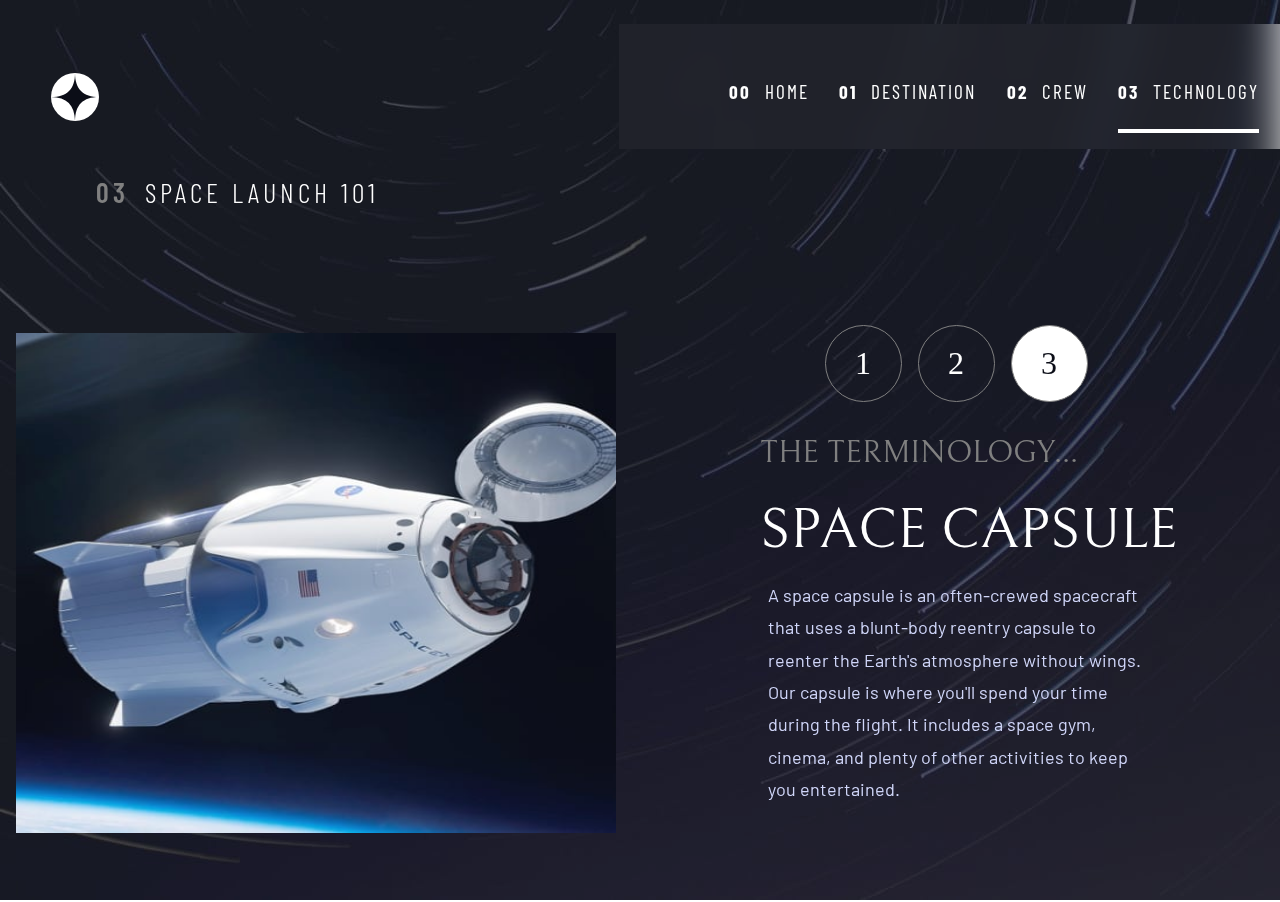
<file: starter-code/technology-capsule.html>
<!DOCTYPE html>
<html lang="en">

<head>
  <meta charset="UTF-8">
  <meta name="viewport" content="width=device-width, initial-scale=1.0">
  <link rel="stylesheet" href="CSS/styles.css">
  <link rel="preconnect" href="https://fonts.googleapis.com">
  <link rel="preconnect" href="https://fonts.gstatic.com" crossorigin>
  <link rel="preconnect" href="https://fonts.googleapis.com">
  <link rel="preconnect" href="https://fonts.gstatic.com" crossorigin>
  <link rel="preconnect" href="https://fonts.googleapis.com">
  <link rel="preconnect" href="https://fonts.gstatic.com" crossorigin>
  <link
    href="https://fonts.googleapis.com/css2?family=Barlow+Condensed:ital,wght@0,100;0,200;0,300;0,400;0,500;0,600;0,700;0,800;0,900;1,100;1,200;1,300;1,400;1,500;1,600;1,700;1,800;1,900&family=Barlow:ital,wght@0,100;0,200;0,300;0,400;0,500;0,600;0,700;0,800;0,900;1,100;1,200;1,300;1,400;1,500;1,600;1,700;1,800;1,900&family=Bellefair&family=Noto+Sans:ital,wght@0,100..900;1,100..900&display=swap"
    rel="stylesheet">
  <title>Space tourism website</title>
</head>

<body class="tech-body">
  <div class="tech-body-bg"></div>
  <header class="header">
    <nav class="nav">
      <div class="nav_logo">
        <picture>
          <a href="index.html"><img src="assets/shared/logo.svg" alt="logo"></a>
        </picture>
      </div>

      <div class="nav_dropdown">
        <div class="mobile_menu" id="mobileMenu">
          <button id="closeMenu" class="close_btn">
            <img src="assets/shared/icon-close.svg" alt="close">
          </button>
          <ul class="mobile_menu_links">
            <li><a href="index.html"><span>00</span> Home</a></li>
            <li><a href="destination-moon.html"><span>01</span> Destination</a></li>
            <li><a href="crew-commander.html"><span>02</span> Crew</a></li>
            <li><a href="technology-spaceport.html" class="active"><span>03</span> Technology</a></li>
          </ul>
        </div>

        <button class="nav_dropdown_btn">
          <img src="assets/shared/icon-hamburger.svg" alt="dropdown">
        </button>
      </div>
    </nav>
  </header>

  <div class="tech_info_principal">
    <div class="crew_titulo">
      <div class="crew_titulo_num">
        <h3 class="crew_h3">03</h3>
      </div>
      <div class="crew_titulo_text">
        <h3 class="crew_h3 white">Space Launch 101</h3>
      </div>
    </div>

    <div class="tech_info">
      <div class="tech_pic">
        <picture>
          <img class="tech_img" src="assets/technology/image-space-capsule-portrait.jpg" alt="Launch vehicle">
        </picture>
      </div>

      <div class="tech_desc">
        <div class="tech_nav">
          <a href="technology-vehicle.html">1</a>
          <a href="technology-spaceport.html">2</a>
          <a href="technology-capsule.html" class="tech_active">3</a>
        </div>
        <h2 class="grey h2_tech">The Terminology...</h2>
        <h1 class="white h1_tech">Space Capsule</h1>
        <p>A space capsule is an often-crewed spacecraft that uses a blunt-body reentry capsule to reenter the Earth's
          atmosphere without wings. Our capsule is where you'll spend your time during the flight. It includes a space
          gym, cinema, and plenty of other activities to keep you entertained.</p>
      </div>
    </div>
  </div>
</body>
<script src="JS/app.js"></script>

</html>
</file>
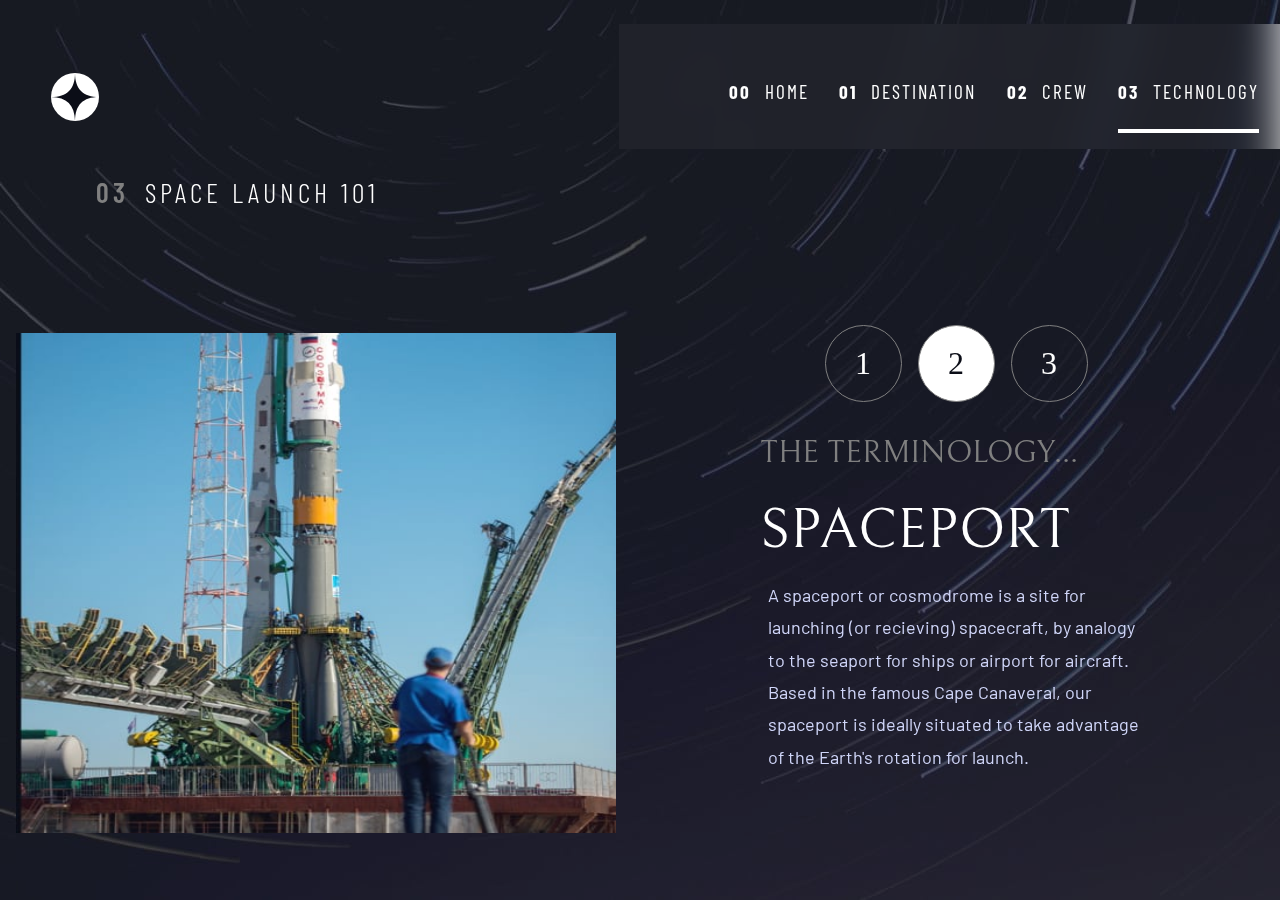
<file: starter-code/technology-spaceport.html>
<!DOCTYPE html>
<html lang="en">

<head>
  <meta charset="UTF-8">
  <meta name="viewport" content="width=device-width, initial-scale=1.0">
  <link rel="stylesheet" href="CSS/styles.css">
  <link rel="preconnect" href="https://fonts.googleapis.com">
  <link rel="preconnect" href="https://fonts.gstatic.com" crossorigin>
  <link rel="preconnect" href="https://fonts.googleapis.com">
  <link rel="preconnect" href="https://fonts.gstatic.com" crossorigin>
  <link rel="preconnect" href="https://fonts.googleapis.com">
  <link rel="preconnect" href="https://fonts.gstatic.com" crossorigin>
  <link
    href="https://fonts.googleapis.com/css2?family=Barlow+Condensed:ital,wght@0,100;0,200;0,300;0,400;0,500;0,600;0,700;0,800;0,900;1,100;1,200;1,300;1,400;1,500;1,600;1,700;1,800;1,900&family=Barlow:ital,wght@0,100;0,200;0,300;0,400;0,500;0,600;0,700;0,800;0,900;1,100;1,200;1,300;1,400;1,500;1,600;1,700;1,800;1,900&family=Bellefair&family=Noto+Sans:ital,wght@0,100..900;1,100..900&display=swap"
    rel="stylesheet">
  <title>Space tourism website</title>
</head>

<body class="tech-body">
  <div class="tech-body-bg"></div>
  <header class="header">
    <nav class="nav">
      <div class="nav_logo">
        <picture>
          <a href="index.html"><img src="assets/shared/logo.svg" alt="logo"></a>
        </picture>
      </div>

      <div class="nav_dropdown">
        <div class="mobile_menu" id="mobileMenu">
          <button id="closeMenu" class="close_btn">
            <img src="assets/shared/icon-close.svg" alt="close">
          </button>
          <ul class="mobile_menu_links">
            <li><a href="index.html"><span>00</span> Home</a></li>
            <li><a href="destination-moon.html"><span>01</span> Destination</a></li>
            <li><a href="crew-commander.html"><span>02</span> Crew</a></li>
            <li><a href="technology-spaceport.html" class="active"><span>03</span> Technology</a></li>
          </ul>
        </div>

        <button class="nav_dropdown_btn">
          <img src="assets/shared/icon-hamburger.svg" alt="dropdown">
        </button>
      </div>
    </nav>
  </header>

  <div class="tech_info_principal">
    <div class="crew_titulo">
      <div class="crew_titulo_num">
        <h3 class="crew_h3">03</h3>
      </div>
      <div class="crew_titulo_text">
        <h3 class="crew_h3 white">Space Launch 101</h3>
      </div>
    </div>

    <div class="tech_info">
      <div class="tech_pic">
        <picture>
          <img class="tech_img" src="assets/technology/image-spaceport-portrait.jpg" alt="Launch vehicle">
        </picture>
      </div>

      <div class="tech_desc">
        <div class="tech_nav">
          <a href="technology-vehicle.html">1</a>
          <a href="technology-spaceport.html" class="tech_active">2</a>
          <a href="technology-capsule.html">3</a>
        </div>
        <h2 class="grey h2_tech">The Terminology...</h2>
        <h1 class="white h1_tech">Spaceport</h1>
        <p>A spaceport or cosmodrome is a site for launching (or recieving) spacecraft, by analogy to the seaport for
          ships or airport for aircraft. Based in the famous Cape Canaveral, our spaceport is ideally situated to take
          advantage of the Earth's rotation for launch.</p>
      </div>
    </div>
  </div>
</body>
<script src="JS/app.js"></script>

</html>
</file>
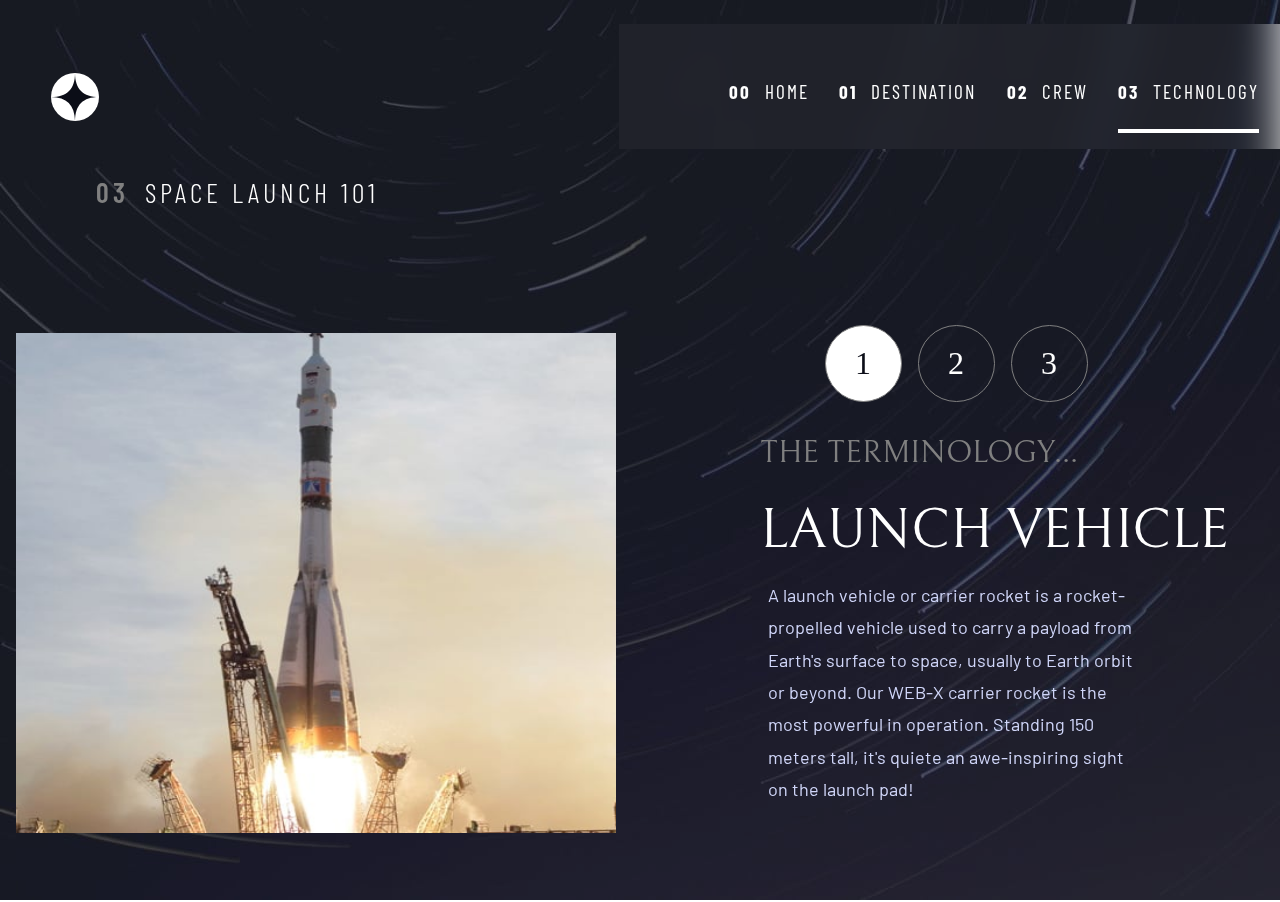
<file: starter-code/technology-vehicle.html>
<!DOCTYPE html>
<html lang="en">

<head>
  <meta charset="UTF-8">
  <meta name="viewport" content="width=device-width, initial-scale=1.0">
  <link rel="stylesheet" href="CSS/styles.css">
  <link rel="preconnect" href="https://fonts.googleapis.com">
  <link rel="preconnect" href="https://fonts.gstatic.com" crossorigin>
  <link rel="preconnect" href="https://fonts.googleapis.com">
  <link rel="preconnect" href="https://fonts.gstatic.com" crossorigin>
  <link rel="preconnect" href="https://fonts.googleapis.com">
  <link rel="preconnect" href="https://fonts.gstatic.com" crossorigin>
  <link
    href="https://fonts.googleapis.com/css2?family=Barlow+Condensed:ital,wght@0,100;0,200;0,300;0,400;0,500;0,600;0,700;0,800;0,900;1,100;1,200;1,300;1,400;1,500;1,600;1,700;1,800;1,900&family=Barlow:ital,wght@0,100;0,200;0,300;0,400;0,500;0,600;0,700;0,800;0,900;1,100;1,200;1,300;1,400;1,500;1,600;1,700;1,800;1,900&family=Bellefair&family=Noto+Sans:ital,wght@0,100..900;1,100..900&display=swap"
    rel="stylesheet">
  <title>Space tourism website</title>
</head>

<body class="tech-body">
  <div class="tech-body-bg"></div>
  <header class="header">
    <nav class="nav">
      <div class="nav_logo">
        <picture>
          <a href="index.html"><img src="assets/shared/logo.svg" alt="logo"></a>
        </picture>
      </div>

      <div class="nav_dropdown">
        <div class="mobile_menu" id="mobileMenu">
          <button id="closeMenu" class="close_btn">
            <img src="assets/shared/icon-close.svg" alt="close">
          </button>
          <ul class="mobile_menu_links">
            <li><a href="index.html"><span>00</span> Home</a></li>
            <li><a href="destination-moon.html"><span>01</span> Destination</a></li>
            <li><a href="crew-commander.html"><span>02</span> Crew</a></li>
            <li><a href="technology-spaceport.html" class="active"><span>03</span> Technology</a></li>
          </ul>
        </div>

        <button class="nav_dropdown_btn">
          <img src="assets/shared/icon-hamburger.svg" alt="dropdown">
        </button>
      </div>
    </nav>
  </header>

  <div class="tech_info_principal">
    <div class="crew_titulo">
      <div class="crew_titulo_num">
        <h3 class="crew_h3">03</h3>
      </div>
      <div class="crew_titulo_text">
        <h3 class="crew_h3 white">Space Launch 101</h3>
      </div>
    </div>

    <div class="tech_info">
      <div class="tech_pic">
        <picture>
          <img class="tech_img" src="assets/technology/image-launch-vehicle-portrait.jpg" alt="Launch vehicle">
        </picture>
      </div>

      <div class="tech_desc">
        <div class="tech_nav">
        <a href="#" class="tech_active">1</a>
        <a href="technology-spaceport.html">2</a>
        <a href="technology-capsule.html">3</a>
      </div>
        <h2 class="grey h2_tech">The Terminology...</h2>
        <h1 class="white h1_tech">Launch Vehicle</h1>
        <p>A launch vehicle or carrier rocket is a rocket-propelled vehicle used to carry a payload from Earth's surface
          to space, usually to Earth orbit or beyond. Our WEB-X carrier rocket is the most powerful in operation.
          Standing
          150 meters tall, it's quiete an awe-inspiring sight on the launch pad!</p>
      </div>
    </div>
  </div>
</body>
<script src="JS/app.js"></script>

</html>
</file>
<file: starter-code/CSS/styles.css>
:root {
    --blue-900: #0b0d17;
    --blue-300: #D0D6F9;
    --barlow: 'Barlow', sans-serif;
    --barlowCondensed: 'Barlow Condensed', sans-serif;
    --bellefair: 'Bellefair', sans-serif;
}

html,
body {
    margin: 0;
    padding: 0;
    overflow-x: hidden;
}

p {
    font-size: 17px;
    font-family: var(--barlow);
    line-height: 180%;
    color: var(--blue-300);
    text-align: center;
    margin: 0.5rem;
}

a {
    text-decoration: none;
}


.line {
    margin: 3rem 1.5rem 0 1.5rem;
    display: flex;
    justify-content: center;
    align-items: center;
    border: 1px solid rgba(255, 255, 255, 0.4);
}

@media (min-width: 768px) {
    .line {
        margin: 2rem 8rem 0 8rem;
    }
}

@media (min-width: 1140px) {
    .line {
        margin: 2rem 7rem 0 7rem;
    }
}


.white {
    color: white;
    font-weight: 300;
}

.active {
    cursor: default;
}

.invisible {
    color: transparent;
}

.desktop_break br {
    display: none;
}

@media (min-width: 1140px) {
    .desktop_break br {
        display: inline;
    }
}

/**************** DROPDOWN MENU ********************/
.mobile_menu {
    position: fixed;
    top: 0;
    right: 0;
    width: 60%;
    height: 100vh;
    background: rgba(255, 255, 255, 0.04);
    backdrop-filter: blur(20px);
    transform: translateX(100%);
    transition: transform 0.6s ease;
    z-index: 1000;
    padding: 2rem;
    font-family: var(--barlowCondensed);
}

@media (min-width: 768px) {
    .mobile_menu {
        position: absolute;
        width: 85%;
        height: 5vh;
        transform: translateX(0);
        margin: 0;
    }
}

@media (min-width: 1140px) {
    .mobile_menu {
        width: 50%;
        margin-top: 2rem;
        padding: 2.5rem;
    }
}

.mobile_menu.open {
    transform: translateX(0);
}

.mobile_menu .close_btn {
    background: none;
    border: none;
    display: block;
    margin-left: auto;
    cursor: pointer;
}

@media (min-width: 768px) {
    .mobile_menu .close_btn {
        display: none;
    }
}

.mobile_menu_links {
    list-style: none;
    padding: 2rem 0 0;
}

@media (min-width: 768px) {
    .mobile_menu_links {
        display: flex;
        justify-content: right;
        align-items: center;
        gap: 2rem;
        padding: 0;
    }

    .mobile_menu_links .home {
        display: none;
    }
}

@media (min-width: 1140px) {
    .mobile_menu_links {
        gap: 1.9rem;
    }
}

.mobile_menu_links li {
    margin-bottom: 2rem;
}

.mobile_menu_links a {
    text-decoration: none;
    color: white;
    font-size: 1.2rem;
    letter-spacing: 2px;
    text-transform: uppercase;
}

@media (min-width: 768px) {
    .mobile_menu_links a {
        position: relative;
    }

    .mobile_menu_links a::after {
        content: '';
        position: absolute;
        left: 0;
        bottom: -30px;
        height: 4px;
        width: 100%;
        background-color: white;
        transform: scaleX(0);
        transition: transform 0.4s ease-out;
    }

    .mobile_menu_links a:hover::after,
    .mobile_menu_links a.active::after {
        transform: scaleX(1);
    }
}

@media (min-width: 1140px) {
    .mobile_menu_links a::after {
        bottom: -30px;
    }
}


.mobile_menu_links span {
    font-weight: bold;
    margin-right: 0.5rem;
    color: white;
}

@media (min-width: 768px) {
    .nav_dropdown .nav_dropdown_btn {
        display: none;
    }
}


/**************** INDEX ********************/

.index-body {
    background: url(../assets/home/background-home-mobile.jpg) no-repeat center center;
    background-size: cover;
    height: 100vh;
    background-attachment: fixed;
    font-family: var(--bellefair);
}

@media (min-width: 768px) {
    .index-body {
        background: url(../assets/home/background-home-tablet.jpg) no-repeat center center;
        background-size: cover;
        background-attachment: fixed;
    }
}

@media (min-width: 1140px) {
    .index-body {
        background: url(../assets/home/background-home-desktop.jpg) no-repeat center center;
        background-size: cover;
        background-attachment: fixed;
    }
}

.nav {
    display: flex;
    justify-content: space-between;
    margin: 1.2rem;
    align-items: center;
}


@media (min-width: 768px) {
    .nav {
        height: 80px;
        width: 100%;
    }

    .nav_logo {
        margin-left: 2rem;
    }
}

@media (min-width: 1140px) {
    .nav_logo {
        margin-top: 5rem;
    }
}

.nav_dropdown_btn {
    background: none;
    border: none;
    cursor: pointer;
    padding: 0;
    display: flex;
    align-items: center;
}

@media (min-width: 768px) {
    .nav_dropdown {
        position: relative;
        width: 100%;
        height: 15vh;
    }
}

.index_info_principal {
    display: flex;
    justify-content: center;
    flex-direction: column;
    align-items: center;
    text-align: center;
}

@media (min-width: 768px) {
    .index_info_principal {
        padding: 50px 48px;
    }
}

@media (min-width: 1140px) {
    .index_info_principal {
        display: flex;
        flex-direction: row;
        text-align: left;
        margin-top: 10rem;
        gap: 8rem;
    }

    .index_info_principal .index_p p {
        text-align: left;
        padding: 0;
    }
}

.index_titulo {
    margin: 1rem;
}


.index_h5 {
    color: var(--blue-300);
    letter-spacing: 4px;
    font-weight: 400;
    text-transform: uppercase;
    font-family: var(--barlowCondensed);
}

@media (min-width: 768px) {
    .index_h5 {
        font-size: 28px;
        letter-spacing: 4px;
        margin-bottom: 1.5rem;
    }
}

.index_h1 {
    color: white;
    font-size: 5rem;
    font-weight: 300;
    text-transform: uppercase;
    margin: 0;
}

@media (min-width: 768px) {
    .index_h1 {
        font-size: 144px;
        margin-top: 0;
    }
}

@media (min-width: 768px) {
    .index_p p {
        font-size: 16px;
        line-height: 180%;
        padding: 0 7rem;
    }
}

@media (min-width: 1140px) {
    .index_p p {
        font-size: 18px;
        width: 540px;
    }
}

.explore_btn {
    margin-top: 7rem;
    width: 144px;
    height: 144px;
    border-radius: 50%;
    border: none;
    display: flex;
    align-items: center;
    justify-content: center;
    text-transform: uppercase;
    font-family: var(--bellefair);
    font-size: 18px;
    position: relative;
    cursor: pointer;
}

@media (min-width: 768px) {
    .explore_btn {
        width: 272px;
        height: 272px;
        font-size: 32px;
        margin-top: 2rem;
    }
}

.explore_btn::after {
    content: "";
    position: absolute;
    width: 300px;
    height: 300px;
    background-color: rgba(255, 255, 255, 0.1);
    border-radius: 50%;
    top: 50%;
    left: 50%;
    transform: translate(-50%, -50%) scale(0);
    transition: transform 0.4s ease-out;
    z-index: -1;
}

@media (min-width: 768px) {
    .explore_btn::after {
        width: 450px;
        height: 450px;
    }
}

.explore_btn:hover::after {
    transform: translate(-50%, -50%) scale(1);
}

/**************** PLANETS ********************/

.planet-body {
    font-family: var(--bellefair);
}

.planet-body-bg {
    position: fixed;
    width: 100%;
    height: 100%;
    background: url(../assets/destination/background-destination-mobile.jpg) no-repeat center center;
    background-size: cover;
    background-attachment: fixed;
    opacity: 95%;
    z-index: -1;
}

@media (min-width: 768px) {
    .planet-body-bg {
        background: url(../assets/destination/background-destination-tablet.jpg) no-repeat center center;
        background-size: cover;
        background-attachment: fixed;
    }
}

@media (min-width: 1140px) {
    .planet-body-bg {
        background: url(../assets/destination/background-destination-desktop.jpg);
    }
}

.planet_titulo {
    margin: 1rem;
    color: white;
    display: flex;
    justify-content: center;
    align-items: center;
    gap: 2rem;
}

@media (min-width: 768px) {
    .planet_titulo {
        justify-content: left;
        gap: 1rem;
        padding-left: 2rem;
    }
}

@media (min-width: 1140px) {
    .planet_titulo {
        padding-left: 5rem;
        margin-top: 3rem;
    }
}

.planet_h3 {
    font-family: var(--barlowCondensed);
    font-size: 16px;
    letter-spacing: 2px;
    text-transform: uppercase;
    font-weight: 600;
    color: grey;
}

@media (min-width: 768px) {
    .planet_h3 {
        font-size: 20px;
        letter-spacing: 15%;
    }
}

@media (min-width: 1140px) {
    .planet_h3 {
        font-size: 28px;
        letter-spacing: 4px;
    }
}

.planet_h3.white {
    color: white;
    font-weight: 300;
}

@media (min-width: 1140px) {
    .planet_info {
        display: flex;
        justify-content: center;
        align-items: center;
        margin: 5rem 0;
    }
}


@media (min-width: 1140px) {
    .planet_desc p {
        text-align: left;
    }
}

.planet_img {
    display: flex;
    justify-content: center;
    align-items: center;
    margin-top: 2rem;
}

@media (min-width: 768px) {
    .planet_img {
        margin-bottom: 5rem;
    }
}

@media (min-width: 1140px) {
    .planet_img {
        padding-left: 3rem;
    }
}

.planet_img img {
    width: 40%;
    height: 40%;
}

@media (min-width: 1140px) {
    .planet_img img {
        width: 500px;
        height: 500px;
    }
}


.planet_nav_menu {
    margin-top: 3rem;
    display: flex;
    justify-content: center;
    gap: 2rem;
    font-size: 14px;
    text-transform: uppercase;
    letter-spacing: 2px;
}

@media (min-width: 768px) {
    .planet_nav_menu {
        font-size: 16px;
    }
}


.planet_nav_menu a {
    position: relative;
    color: white;
    font-family: var(--barlowCondensed);
    padding-bottom: 0.7rem;
}

@media (min-width: 1140px) {
    .planet_nav_menu a {
        letter-spacing: 2px;
    }
}


.planet_nav_menu a::after {
    content: '';
    position: absolute;
    left: 0;
    bottom: 0;
    height: 4px;
    width: 100%;
    background-color: white;
    transform: scaleX(0);
    transition: transform 0.4s ease-out;
}

.planet_nav_menu a:hover::after {
    transform: scaleX(1);
}

.planet_nav_menu a.active::after {
    transform: scaleX(1);
}


.planet_h1 {
    color: white;
    font-size: 4rem;
    font-weight: 300;
    text-transform: uppercase;
    text-align: center;
    margin: 1.8rem;
}

@media (min-width: 768px) {
    .planet_h1 {
        font-size: 80px;
    }
}

@media (min-width: 1140px) {
    .planet_h1 {
        font-size: 96px;
    }
}

.planet_p {
    padding: 0 1rem;
}

@media (min-width: 768px) {
    .planet_p {
        font-size: 16px;
        line-height: 180%;
        padding: 0 7rem;
    }
}

@media (min-width: 768px) {
    .planet_stats {
        display: flex;
        justify-content: center;
        align-items: center;
        gap: 5rem;
    }
}

.planet_distance,
.planet_travel_time {
    text-align: center;
    text-transform: uppercase;
    margin: 1.5rem 2rem 2rem 2rem;
}

@media (min-width: 768px) {

    .planet_distance,
    .planet_travel_time {
        margin-top: 0.8rem;
    }
}

.distance_h3 {
    color: var(--blue-300);
    font-family: var(--barlowCondensed);
    font-size: 14px;
    font-weight: 400;
    letter-spacing: 2px;
}

@media (min-width: 1140px) {
    .distance_h3 {
        text-align: left;
    }
}

.distance_h2 {
    margin: 0;
    font-size: 28px;
    font-family: var(--bellefair);
    font-weight: 400;
}

.distance_h2.white {
    color: white;
}

/**************** CREW ********************/


.crew-body-bg {
    position: fixed;
    width: 100%;
    height: 100%;
    background: url(../assets/crew/background-crew-mobile.jpg) no-repeat center center;
    background-size: cover;
    background-attachment: fixed;
    opacity: 95%;
    z-index: -1;
}

@media (min-width: 768px) {
    .crew-body-bg {
        background: url(../assets/crew/background-crew-tablet.jpg) no-repeat center center;
        background-size: cover;
        background-attachment: fixed;
    }
}

.member_desc {
    text-align: center;
}

.crew_titulo {
    margin: 1rem;
    color: white;
    display: flex;
    justify-content: center;
    align-items: center;
    gap: 2rem;
}

@media (min-width: 768px) {
    .crew_titulo {
        justify-content: left;
        gap: 1rem;
        padding-left: 2rem;
    }
}

@media (min-width: 1140px) {
    .crew_titulo {
        padding-left: 5rem;
        margin-top: 3rem;
    }
}

@media (min-width: 1140px) {
    .crew_info {
        display: flex;
        justify-content: center;
        align-items: center;
    }
}

.crew_h3 {
    font-family: var(--barlowCondensed);
    font-size: 16px;
    letter-spacing: 2px;
    text-transform: uppercase;
    font-weight: 600;
    color: grey;
}

@media (min-width: 768px) {
    .crew_h3 {
        font-size: 20px;
        letter-spacing: 15%;
    }
}

@media (min-width: 1140px) {
    .crew_h3 {
        font-size: 28px;
        letter-spacing: 4px;
    }
}


.crew_h3.white {
    color: white;
    font-weight: 300;
}

.h2_crew {
    font-size: 20px;
    text-transform: uppercase;
    font-family: var(--bellefair);
    font-weight: 400;
    margin: 0;
    color: grey;
}

@media (min-width: 768px) {
    .h2_crew {
        font-size: 24px;
        margin-bottom: 1rem;
    }
}

@media (min-width: 1140px) {
    .h2_crew {
        font-size: 32px;
        text-align: left;
        margin-left: 8rem;
    }
}

.h1_crew {
    margin: 0.5rem 0 2rem 0;
    font-family: var(--bellefair);
    text-transform: uppercase;
    font-size: 26px;
}

@media (min-width: 768px) {
    .h1_crew {
        font-size: 40px;
    }

    .crew_p {
        font-size: 16px;
        line-height: 180%;
        padding: 0 7rem;
    }
}

@media (min-width: 1140px) {
    .h1_crew {
        font-size: 56px;
        text-align: left;
        margin-left: 8rem;
    }

    .crew_p {
        font-size: 18px;
        text-align: left;
    }
}


.crew_nav {
    display: flex;
    justify-content: center;
    align-items: center;
    gap: 1rem;
    margin-top: 3rem;
}

@media (min-width: 1140px) {
    .crew_nav {
        margin-top: 3rem;
        margin-left: 8rem;
        justify-content: left;
        gap: 2rem;
    }
}

.crew_nav a {
    border-radius: 50%;
    background-color: grey;
    width: 12px;
    height: 12px;
    transition: background-color 0.3s ease-out;
}

@media (min-width: 1140px) {
    .crew_nav a {
        width: 14px;
        height: 14px;
    }
}

.crew_nav a:hover {
    background-color: white;
    cursor: pointer;
}

.crew_nav a.crew_active {
    background-color: white;
    cursor: default;
}

.center {
    display: flex;
    justify-content: center;
    align-items: center;
    margin: 2rem 0;
}

.member_img img {
    width: 60%;
    height: 60%;
    cursor: default;
}

@media (min-width: 1140px) {
    .member_img img {
        width: 400px;
        height: 500px;
        margin-right: 5rem;
    }
}

.bottom-fade {
    position: fixed;
    bottom: 0;
    left: 0;
    width: 100%;
    height: 70px;
    background: linear-gradient(to top, rgba(11, 13, 23, 1), rgba(11, 13, 23, 0));
    z-index: 10;
}

/**************** TECH ********************/

@media (min-width: 1140px) {
    .tech_info_principal{
        margin-bottom: 3rem;
    }
}

.tech-body-bg {
    position: fixed;
    width: 100%;
    height: 100%;
    background: url(../assets/technology/background-technology-mobile.jpg) no-repeat center center;
    background-size: cover;
    background-attachment: fixed;
    opacity: 95%;
    z-index: -1;
}

@media (min-width: 768px) {
    .tech-body-bg {
        background: url(../assets/technology/background-technology-tablet.jpg) no-repeat center center;
        background-size: cover;
        background-attachment: fixed;
    }
}

@media (min-width: 1140px) {
    .tech-body-bg {
        background: url(../assets/technology/background-technology-desktop.jpg) no-repeat center center;
    }
}

@media (min-width: 1140px) {
    .tech_info {
        display: flex;
    }
}

.tech_pic {
    margin-top: 4rem;
}

.tech_img {
    width: 400px;
    height: 275px;
    padding: 1rem;
}

@media (min-width: 768px) {
    .tech_img {
        width: 800px;
        height: 360px;
    }
}

@media (min-width: 1140px) {
    .tech_img {
        width: 600px;
        height: 500px;
    }
}

.tech_nav {
    display: flex;
    justify-content: center;
    align-items: center;
    gap: 1rem;
    margin-top: 2rem;
}

@media (min-width: 1140px) {
    .tech_nav {
        margin-bottom: 2rem;
    }
}

.tech_nav a {
    width: 50px;
    height: 50px;
    display: flex;
    justify-content: center;
    align-items: center;
    border-radius: 50%;
    border: 1px solid grey;
    transition: border 0.3s ease-out;
    color: white;
    font-size: 18px;
}

@media (min-width: 768px) {
    .tech_nav a {
        font-size: 24px;
    }
}

@media (min-width: 1140px) {
    .tech_nav a{
        width: 75px;
        height: 75px;
        font-size: 32px;
    }
}

.tech_nav a:hover {
    border: 1px solid white;
    cursor: pointer;
}

.tech_nav a.tech_active {
    color: var(--blue-900);
    background-color: white;
    cursor: default;
}

.tech_desc {
    text-align: center;
    margin: 2.5rem 0;
}

.h2_tech {
    font-size: 20px;
    text-transform: uppercase;
    font-family: var(--bellefair);
    font-weight: 400;
    color: grey;
}

@media (min-width: 768px) {
    .h2_tech {
        font-size: 24px;
        margin-top: 2rem;
    }
}

@media (min-width: 1140px) {
    .h2_tech {
        font-size: 32px;
        text-align: left;
        margin-left: 8rem;
    }
}

.h1_tech {
    font-size: 26px;
    text-transform: uppercase;
    font-family: var(--bellefair);
    font-weight: 400;
}

.tech_desc p {
    padding: 0.2rem;
}

@media (min-width: 768px) {
    .h1_tech {
        font-size: 40px;
        margin-bottom: 1rem;
        margin-top: 1rem;
    }

    .tech_desc p {
        font-size: 16px;
        line-height: 180%;
        padding: 0 8rem;
    }
}

@media (min-width: 1140px) {
    .h1_tech {
        font-size: 56px;
        text-align: left;
        margin-left: 8rem;
    }

    .tech_desc p {
        font-size: 18px;
        line-height: 180%;
        text-align: left;
    }
}
</file>
